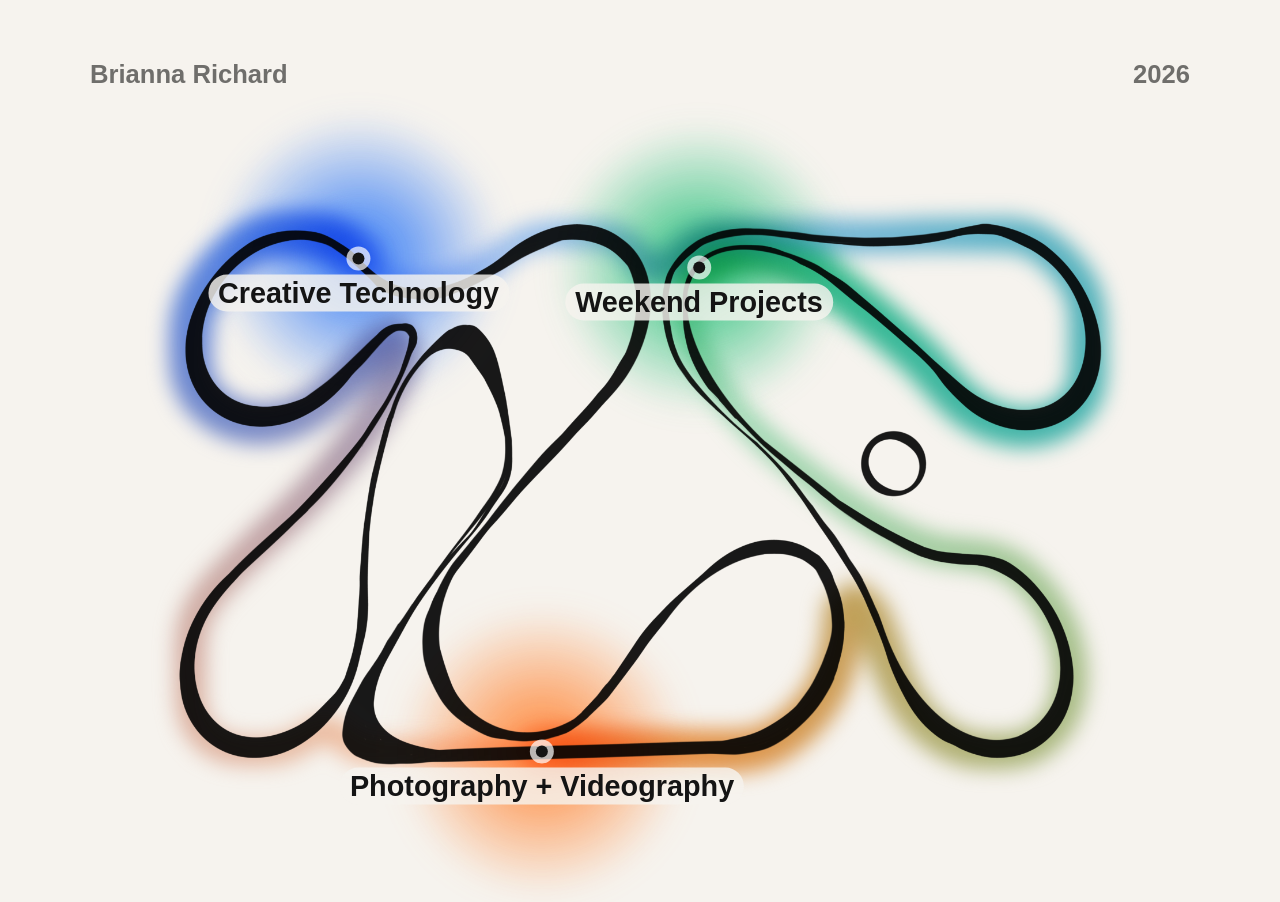
<file: index.html>
<!DOCTYPE html>
<html lang="en">
<head>
  <meta charset="UTF-8">
  <meta name="viewport" content="width=device-width, initial-scale=1.0">
  <title>Brianna Richard</title>
  <style>
    * { box-sizing: border-box; margin: 0; padding: 0; }

    :root {
      --bg: #f6f3ee;          /* page background (warm off-white) */
      --ink: #141414;         /* text color */
    }

    body {
      background: var(--bg);
      color: var(--ink);
      font-family: "Avenir Next", "Avenir", "Helvetica Neue", Arial, sans-serif;
      font-weight: 600;
      min-height: 100vh;
      padding: 0 70px;
      overflow-x: hidden;
    }

    /* ---------- Top bar ---------- */
    header {
      position: relative;
      z-index: 5;
      display: flex;
      justify-content: space-between;
      align-items: baseline;
      padding: 60px 20px 25px;
      font-size: 1.6rem;
    }
    header .year { color: rgba(0, 0, 0, 0.55); }
    header a {
      color: rgba(0, 0, 0, 0.55);
      text-decoration: none;
      transition: color 0.2s ease;
    }
    header a:hover { color: var(--ink); }

    /* ---------- The map ---------- */
    main {
      position: relative;
      height: calc(100vh - 140px);
      min-height: 560px;
      isolation: isolate;     /* keeps the color blending inside this area */
    }

    /* Logo in the background */
    .logo-bg {
      position: absolute;
      left: 50%;
      top: 50%;
      width: min(72vw, 1050px);
      transform: translate(-50%, -50%);
      opacity: 0.9;
      z-index: 0;
      pointer-events: none;
      user-select: none;
    }

    /* Colored light orbs that travel with each category */
    .orb {
      position: absolute;
      width: 300px;
      height: 300px;
      margin: -150px 0 0 -150px;
      border-radius: 50%;
      background: radial-gradient(circle, var(--c) 0%, var(--c) 18%, transparent 68%);
      filter: blur(14px);
      opacity: 0.8;
      mix-blend-mode: multiply;
      z-index: 1;
      pointer-events: none;
      transition: transform 0.4s ease, opacity 0.4s ease;
    }
    .orb.lit { transform: scale(1.25); opacity: 1; }

    /* the colored trails the orbs leave behind */
    #trails {
      position: absolute;
      inset: 0;
      width: 100%;
      height: 100%;
      z-index: 1;
      pointer-events: none;
      filter: blur(10px);
      mix-blend-mode: multiply;
    }

    .node {
      position: absolute;
      z-index: 3;
      transform: translate(-50%, -50%);
      display: flex;
      flex-direction: column;
      align-items: center;
      gap: 10px;
      color: var(--ink);
      text-decoration: none;
      font-size: 1.8rem;
      white-space: nowrap;
    }
    .node .dot {
      flex-shrink: 0;
      width: 12px;
      height: 12px;
      border-radius: 50%;
      background: var(--ink);
      box-shadow: 0 0 0 6px rgba(255, 255, 255, 0.7);
      transition: box-shadow 0.25s ease;
    }
    .node .label {
      display: inline-block;
      padding: 2px 10px;
      border-radius: 99px;
      background: rgba(246, 243, 238, 0.82);   /* soft backing so text reads over the logo */
      transition: transform 0.25s ease;        /* how fast it grows */
    }
    .node:hover .label,
    .node:focus-visible .label { transform: scale(1.2); }   /* how much it grows */
    .node:hover .dot,
    .node:focus-visible .dot { box-shadow: 0 0 0 10px rgba(255, 255, 255, 0.85); }

    /* ---------- Phones: simple stacked list ---------- */
    @media (max-width: 700px) {
      body { padding: 0 24px; }
      header { padding-top: 40px; font-size: 1.2rem; }
      main {
        height: auto;
        min-height: 0;
        display: flex;
        flex-direction: column;
        gap: 44px;
        padding: 60px 0 60px 8px;
        border-left: 1px solid rgba(0, 0, 0, 0.35);
        margin: 0 0 40px 6px;
      }
      .logo-bg { width: 140vw; opacity: 0.12; }
      #trails { display: none; }
      .orb { width: 160px; height: 160px; margin: -80px 0 0 -80px; }
      .node {
        position: relative;
        transform: none;
        flex-direction: row;
        gap: 16px;
        font-size: 1.4rem;
        margin-left: -15px;
      }
      .node .label { transform-origin: left center; }
    }
  </style>
</head>
<body>

  <header>
    <a href="/">Brianna Richard</a>
    <span class="year">2026</span>
  </header>

  <main id="map">
    <img class="logo-bg" src="/tlf-logo-outline.png" alt="" aria-hidden="true">
    <canvas id="trails" aria-hidden="true"></canvas>

    <!-- Each category: change href to change where it goes.
         data-color = the color of its light orb and trail.
         They travel around the outline of the logo in this order. -->
    <a class="node" href="/projects/" data-color="#3a7ff6">
      <span class="dot"></span><span class="label">Creative Technology</span>
    </a>
    <a class="node" href="https://briannarichard6.myportfolio.com/" data-color="#ff8a3d">
      <span class="dot"></span><span class="label">Photography + Videography</span>
    </a>
    <a class="node" href="/tlfstudiowebsite.html" data-color="#2ec27e">
      <span class="dot"></span><span class="label">Weekend Projects</span>
    </a>
    <!-- Music is hidden for now. To bring it back, remove the comment marks around it.
    <a class="node" href="/music/" data-color="#ff4fa3">
      <span class="dot"></span><span class="label">Music</span>
    </a>
    -->
  </main>

  <script>
    (function () {
      const map = document.getElementById('map');
      const logo = map.querySelector('.logo-bg');
      const canvas = document.getElementById('trails');
      const ctx = canvas.getContext('2d');
      const nodes = [...map.querySelectorAll('.node')];
      const reduceMotion = window.matchMedia('(prefers-reduced-motion: reduce)').matches;
      const stacked = () => window.matchMedia('(max-width: 700px)').matches;

      // The outline of the TLF logo, traced from the image (0–1 across / down the logo)
      const PATH = [[0.092,0.0243],[0.1089,0.0206],[0.1261,0.0205],[0.1432,0.0208],[0.1599,0.0262],[0.1754,0.0385],[0.1891,0.0559],[0.202,0.075],[0.2153,0.0934],[0.23,0.1083],[0.2463,0.1167],[0.2634,0.1189],[0.2803,0.1157],[0.2968,0.1081],[0.3127,0.0971],[0.3279,0.0837],[0.3423,0.0679],[0.3561,0.0508],[0.3703,0.0344],[0.3861,0.0237],[0.4031,0.0205],[0.4202,0.0205],[0.4373,0.0205],[0.4544,0.0205],[0.4712,0.0253],[0.4858,0.0402],[0.4972,0.0619],[0.5085,0.0837],[0.5246,0.0871],[0.5375,0.0684],[0.5496,0.0477],[0.5635,0.031],[0.5798,0.0222],[0.5968,0.0205],[0.6139,0.0205],[0.631,0.0205],[0.6481,0.0205],[0.6652,0.0205],[0.6823,0.0205],[0.6994,0.0213],[0.7165,0.0229],[0.7336,0.0239],[0.7507,0.0239],[0.7678,0.0239],[0.7849,0.0225],[0.802,0.021],[0.8191,0.0205],[0.8362,0.0205],[0.8533,0.0205],[0.8704,0.0205],[0.8875,0.0205],[0.9047,0.0207],[0.9214,0.0259],[0.9367,0.0389],[0.95,0.0572],[0.9619,0.0781],[0.9723,0.1013],[0.9806,0.1267],[0.9852,0.1548],[0.986,0.1839],[0.986,0.2131],[0.986,0.2423],[0.986,0.2715],[0.9849,0.3006],[0.9785,0.3275],[0.9671,0.349],[0.9527,0.3646],[0.9366,0.3745],[0.9197,0.3783],[0.9026,0.3761],[0.8861,0.3688],[0.8706,0.3567],[0.8563,0.3407],[0.8433,0.3217],[0.8316,0.3005],[0.8205,0.2782],[0.8091,0.2565],[0.7968,0.2362],[0.7839,0.2169],[0.771,0.1978],[0.758,0.1789],[0.7447,0.1605],[0.7314,0.1422],[0.718,0.124],[0.7046,0.106],[0.6905,0.0894],[0.6757,0.0748],[0.6601,0.0628],[0.6438,0.0537],[0.627,0.0482],[0.61,0.0467],[0.593,0.0502],[0.5774,0.0619],[0.5645,0.0808],[0.5551,0.1051],[0.5507,0.1332],[0.5509,0.1624],[0.5537,0.1911],[0.5589,0.2189],[0.5657,0.2457],[0.5736,0.2716],[0.5825,0.2965],[0.5923,0.3204],[0.6029,0.3432],[0.6143,0.365],[0.6263,0.3859],[0.6388,0.4058],[0.6518,0.4247],[0.6652,0.4428],[0.6787,0.4609],[0.6921,0.479],[0.7056,0.4969],[0.7195,0.514],[0.7337,0.5302],[0.7483,0.5453],[0.7632,0.5599],[0.7783,0.5735],[0.7936,0.5864],[0.8096,0.5969],[0.8261,0.6043],[0.8431,0.6082],[0.8601,0.6106],[0.8771,0.6144],[0.8933,0.6233],[0.9081,0.6378],[0.9211,0.6567],[0.9328,0.6781],[0.9428,0.7017],[0.9515,0.7268],[0.9586,0.7534],[0.9637,0.7812],[0.9668,0.8099],[0.9678,0.8391],[0.9661,0.8681],[0.9615,0.8962],[0.9538,0.9221],[0.9429,0.9446],[0.9296,0.9627],[0.9137,0.9733],[0.8967,0.9761],[0.8796,0.9761],[0.8625,0.9745],[0.846,0.9671],[0.8307,0.9542],[0.8168,0.9373],[0.8045,0.917],[0.7939,0.8941],[0.7851,0.8691],[0.7775,0.843],[0.771,0.816],[0.7652,0.7885],[0.7593,0.7611],[0.7529,0.734],[0.7448,0.7084],[0.7304,0.6956],[0.7206,0.7172],[0.7197,0.7462],[0.7182,0.7753],[0.7147,0.8039],[0.7099,0.8319],[0.703,0.8586],[0.6941,0.8835],[0.6835,0.9063],[0.6714,0.927],[0.6581,0.9454],[0.6436,0.9607],[0.6276,0.9709],[0.6107,0.9753],[0.5936,0.9761],[0.5765,0.9761],[0.5594,0.9761],[0.5423,0.9761],[0.5252,0.9761],[0.5081,0.9761],[0.4909,0.9761],[0.4738,0.9761],[0.4567,0.9761],[0.4396,0.9761],[0.4225,0.9761],[0.4054,0.9761],[0.3883,0.9761],[0.3712,0.9761],[0.3541,0.9761],[0.337,0.9761],[0.3199,0.9761],[0.3027,0.9761],[0.2856,0.9761],[0.2685,0.9761],[0.2514,0.9761],[0.2343,0.9761],[0.2172,0.9761],[0.2001,0.9756],[0.1846,0.9643],[0.1736,0.9421],[0.1587,0.9311],[0.1434,0.9434],[0.1294,0.9602],[0.1137,0.9716],[0.0968,0.9759],[0.0797,0.9761],[0.0626,0.9755],[0.046,0.9691],[0.0314,0.9541],[0.0198,0.9328],[0.0132,0.906],[0.012,0.8769],[0.012,0.8478],[0.012,0.8186],[0.012,0.7894],[0.0125,0.7602],[0.0162,0.7318],[0.0239,0.7057],[0.0339,0.6821],[0.0453,0.6603],[0.0573,0.6395],[0.0694,0.6188],[0.0817,0.5986],[0.0942,0.5787],[0.1069,0.5592],[0.1194,0.5393],[0.1318,0.519],[0.1435,0.4978],[0.1551,0.4763],[0.1664,0.4545],[0.1777,0.4325],[0.1886,0.41],[0.1989,0.3866],[0.2085,0.3625],[0.2178,0.338],[0.2265,0.3128],[0.2343,0.2869],[0.2408,0.2599],[0.2433,0.2315],[0.2327,0.2125],[0.2172,0.2237],[0.2053,0.2447],[0.1936,0.2659],[0.1822,0.2877],[0.1701,0.3083],[0.1573,0.3276],[0.1431,0.344],[0.1279,0.3573],[0.1118,0.3667],[0.0949,0.3711],[0.0778,0.3705],[0.0611,0.3647],[0.0456,0.3525],[0.032,0.3349],[0.0209,0.3127],[0.0141,0.2861],[0.012,0.2572],[0.012,0.228],[0.0121,0.1988],[0.0142,0.1698],[0.0198,0.1423],[0.0281,0.1169],[0.0381,0.0931],[0.0494,0.0714],[0.0621,0.0518],[0.0762,0.0353]];

      const LAP_SECONDS = 60;   // how long one trip around the logo takes
      const HEAD_GLOW = 150;    // size of the light around each category

      // one colored light orb per category
      const orbs = nodes.map(n => {
        const o = document.createElement('div');
        o.className = 'orb';
        o.style.setProperty('--c', n.dataset.color || '#3a7ff6');
        map.insertBefore(o, canvas);
        return o;
      });
      const rgb = hex => [1, 3, 5].map(i => parseInt(hex.slice(i, i + 2), 16));
      const colors = nodes.map(n => rgb(n.dataset.color || '#3a7ff6'));

      // Path geometry in page pixels
      let pts = [], cum = [], total = 1;
      function layout() {
        const dpr = window.devicePixelRatio || 1;
        canvas.width = map.clientWidth * dpr;
        canvas.height = map.clientHeight * dpr;
        ctx.setTransform(dpr, 0, 0, dpr, 0, 0);
        const box = map.getBoundingClientRect(), r = logo.getBoundingClientRect();
        pts = PATH.map(([x, y]) => [r.left - box.left + x * r.width, r.top - box.top + y * r.height]);
        cum = [0];
        for (let i = 1; i <= pts.length; i++) {
          const a = pts[i - 1], b = pts[i % pts.length];
          cum.push(cum[i - 1] + Math.hypot(b[0] - a[0], b[1] - a[1]));
        }
        total = cum[cum.length - 1];
      }
      // point at fraction u (0–1) of the way around
      function at(u) {
        u = ((u % 1) + 1) % 1;
        const d = u * total;
        let i = 1; while (cum[i] < d) i++;
        const a = pts[i - 1], b = pts[i % pts.length], t = (d - cum[i - 1]) / (cum[i] - cum[i - 1] || 1);
        return [a[0] + (b[0] - a[0]) * t, a[1] + (b[1] - a[1]) * t];
      }

      // Pause the whole procession while a category is hovered
      let paused = false, clock = 0, last = null;
      nodes.forEach((n, i) => {
        const on = v => { paused = v; orbs[i].classList.toggle('lit', v); };
        n.addEventListener('mouseenter', () => on(true));
        n.addEventListener('mouseleave', () => on(false));
        n.addEventListener('focus', () => on(true));
        n.addEventListener('blur', () => on(false));
      });

      function frame(now) {
        if (last === null) last = now;
        if (!paused && !reduceMotion) clock += (now - last) / 1000;
        last = now;

        if (stacked()) {
          const box = map.getBoundingClientRect();
          nodes.forEach((n, i) => {
            n.style.left = ''; n.style.top = '';
            const dot = n.querySelector('.dot').getBoundingClientRect();
            orbs[i].style.left = (dot.left + dot.width / 2 - box.left) + 'px';
            orbs[i].style.top = (dot.top + dot.height / 2 - box.top) + 'px';
          });
        } else {
          const k = nodes.length, base = clock / LAP_SECONDS;
          const heads = nodes.map((_, i) => base - i / k);   // evenly spaced, one after another

          // trails: each color fades back along the outline and blends into the color behind it
          ctx.clearRect(0, 0, canvas.width, canvas.height);
          ctx.lineCap = 'round';
          const steps = 70;
          heads.forEach((h, i) => {
            const c1 = colors[i], c2 = colors[(i + 1) % k];
            let p = at(h);
            for (let s = 1; s <= steps; s++) {
              const f = s / steps, q = at(h - f / k);
              const c = c1.map((v, j) => Math.round(v + (c2[j] - v) * f));
              const alpha = 0.22 + 0.55 * Math.pow(1 - f, 1.4);
              ctx.strokeStyle = `rgba(${c[0]},${c[1]},${c[2]},${alpha})`;
              ctx.lineWidth = 48 - 22 * f;
              ctx.beginPath(); ctx.moveTo(p[0], p[1]); ctx.lineTo(q[0], q[1]); ctx.stroke();
              p = q;
            }
          });

          // move each category (and its glow) to its spot on the outline
          heads.forEach((h, i) => {
            const [x, y] = at(h);
            const n = nodes[i];
            n.style.left = x + 'px';
            n.style.top = (y + n.offsetHeight / 2 - 6) + 'px';   // dot sits on the line
            orbs[i].style.left = x + 'px';
            orbs[i].style.top = y + 'px';
            // keep the label on screen near the edges
            const lab = n.querySelector('.label'), half = lab.offsetWidth / 2, pad = 8;
            const shift = Math.max(pad + half - x, Math.min(0, map.clientWidth - pad - half - x));
            lab.style.translate = shift + 'px 0';
          });
        }
        requestAnimationFrame(frame);
      }

      const start = () => { layout(); requestAnimationFrame(frame); };
      window.addEventListener('resize', layout);
      if (logo.complete) start(); else logo.addEventListener('load', start);
    })();
  </script>

</body>
</html>
</file>
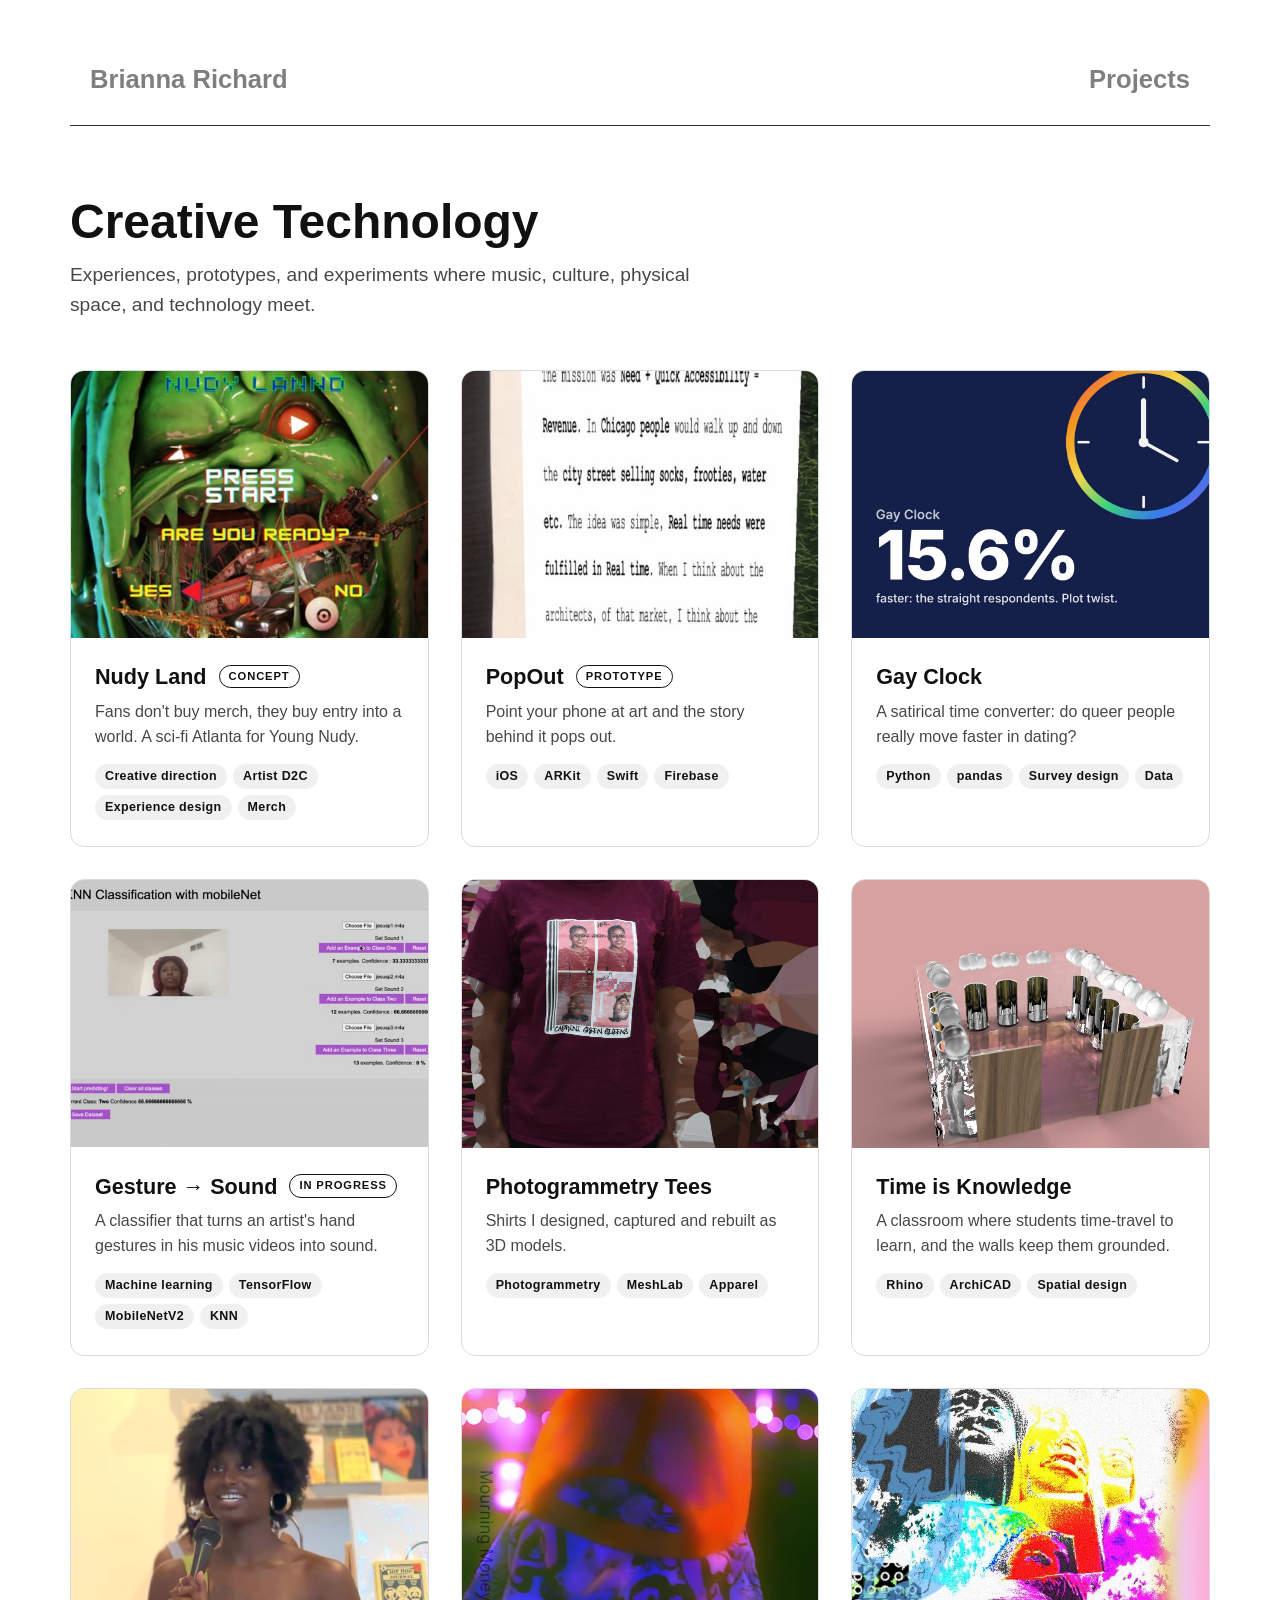
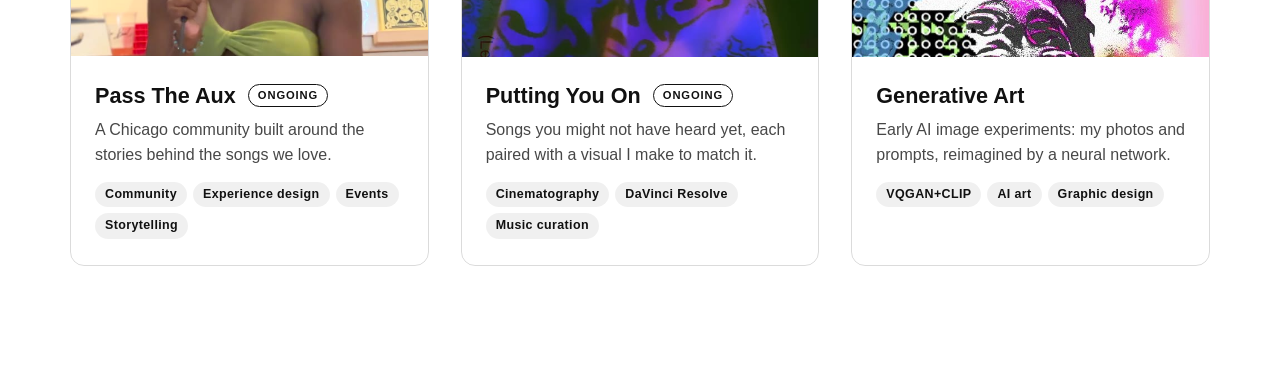
<file: projects/index.html>
<!DOCTYPE html>
<html lang="en">
<head>
  <meta charset="UTF-8">
  <meta name="viewport" content="width=device-width, initial-scale=1.0">
  <title>Projects · Brianna Richard</title>
  <link rel="stylesheet" href="style.css?v=3">
</head>
<body>
  <header class="topbar">
    <a href="/">Brianna Richard</a>
    <a href="/projects/">Projects</a>
  </header>

  <main class="wrap">
    <h1>Creative Technology</h1>
    <p class="intro">Experiences, prototypes, and experiments where music, culture, physical space, and technology meet.</p>
    <section class="grid">
    <a class="card" href="young-nudy/">
      <div class="media"><video src="img/yn-loop.mp4" poster="img/yn-loop-poster.jpg" autoplay muted loop playsinline></video></div>
      <div class="body">
        <h2>Nudy Land <span class="label">Concept</span></h2>
        <p>Fans don&#x27;t buy merch, they buy entry into a world. A sci-fi Atlanta for Young Nudy.</p>
        <ul class="tags"><li>Creative direction</li><li>Artist D2C</li><li>Experience design</li><li>Merch</li></ul>
      </div>
    </a>
    <a class="card" href="popout/">
      <div class="media"><video src="img/popout-loop.mp4" poster="img/popout-poster.jpg" autoplay muted loop playsinline></video></div>
      <div class="body">
        <h2>PopOut <span class="label">Prototype</span></h2>
        <p>Point your phone at art and the story behind it pops out.</p>
        <ul class="tags"><li>iOS</li><li>ARKit</li><li>Swift</li><li>Firebase</li></ul>
      </div>
    </a>
    <a class="card" href="gay-clock/">
      <div class="media"><img src="img/gayclock-card.jpg" alt="" loading="lazy"></div>
      <div class="body">
        <h2>Gay Clock </h2>
        <p>A satirical time converter: do queer people really move faster in dating?</p>
        <ul class="tags"><li>Python</li><li>pandas</li><li>Survey design</li><li>Data</li></ul>
      </div>
    </a>
    <a class="card" href="gesture-sound/">
      <div class="media"><video src="img/gesture-loop.mp4" poster="img/gesture-loop-poster.jpg" autoplay muted loop playsinline></video></div>
      <div class="body">
        <h2>Gesture → Sound <span class="label">In progress</span></h2>
        <p>A classifier that turns an artist&#x27;s hand gestures in his music videos into sound.</p>
        <ul class="tags"><li>Machine learning</li><li>TensorFlow</li><li>MobileNetV2</li><li>KNN</li></ul>
      </div>
    </a>
    <a class="card" href="photogrammetry/">
      <div class="media"><img src="img/photogrammetry-texture.jpg" alt="" loading="lazy"></div>
      <div class="body">
        <h2>Photogrammetry Tees </h2>
        <p>Shirts I designed, captured and rebuilt as 3D models.</p>
        <ul class="tags"><li>Photogrammetry</li><li>MeshLab</li><li>Apparel</li></ul>
      </div>
    </a>
    <a class="card" href="spatial-design/">
      <div class="media"><img src="img/spatial-render-angle.jpg" alt="" loading="lazy"></div>
      <div class="body">
        <h2>Time is Knowledge </h2>
        <p>A classroom where students time-travel to learn, and the walls keep them grounded.</p>
        <ul class="tags"><li>Rhino</li><li>ArchiCAD</li><li>Spatial design</li></ul>
      </div>
    </a>
    <a class="card" href="pass-the-aux/">
      <div class="media"><video src="img/pta-loop.mp4" poster="img/pta-loop-poster.jpg" autoplay muted loop playsinline></video></div>
      <div class="body">
        <h2>Pass The Aux <span class="label">Ongoing</span></h2>
        <p>A Chicago community built around the stories behind the songs we love.</p>
        <ul class="tags"><li>Community</li><li>Experience design</li><li>Events</li><li>Storytelling</li></ul>
      </div>
    </a>
    <a class="card" href="putting-you-on/">
      <div class="media"><video src="img/pyo-loop.mp4" poster="img/pyo-loop-poster.jpg" autoplay muted loop playsinline></video></div>
      <div class="body">
        <h2>Putting You On <span class="label">Ongoing</span></h2>
        <p>Songs you might not have heard yet, each paired with a visual I make to match it.</p>
        <ul class="tags"><li>Cinematography</li><li>DaVinci Resolve</li><li>Music curation</li></ul>
      </div>
    </a>
    <a class="card" href="generative-art/">
      <div class="media"><img src="img/gen-faces-graphic.jpg" alt="" loading="lazy"></div>
      <div class="body">
        <h2>Generative Art </h2>
        <p>Early AI image experiments: my photos and prompts, reimagined by a neural network.</p>
        <ul class="tags"><li>VQGAN+CLIP</li><li>AI art</li><li>Graphic design</li></ul>
      </div>
    </a>
    </section>
  </main>
</body>
</html>
</file>
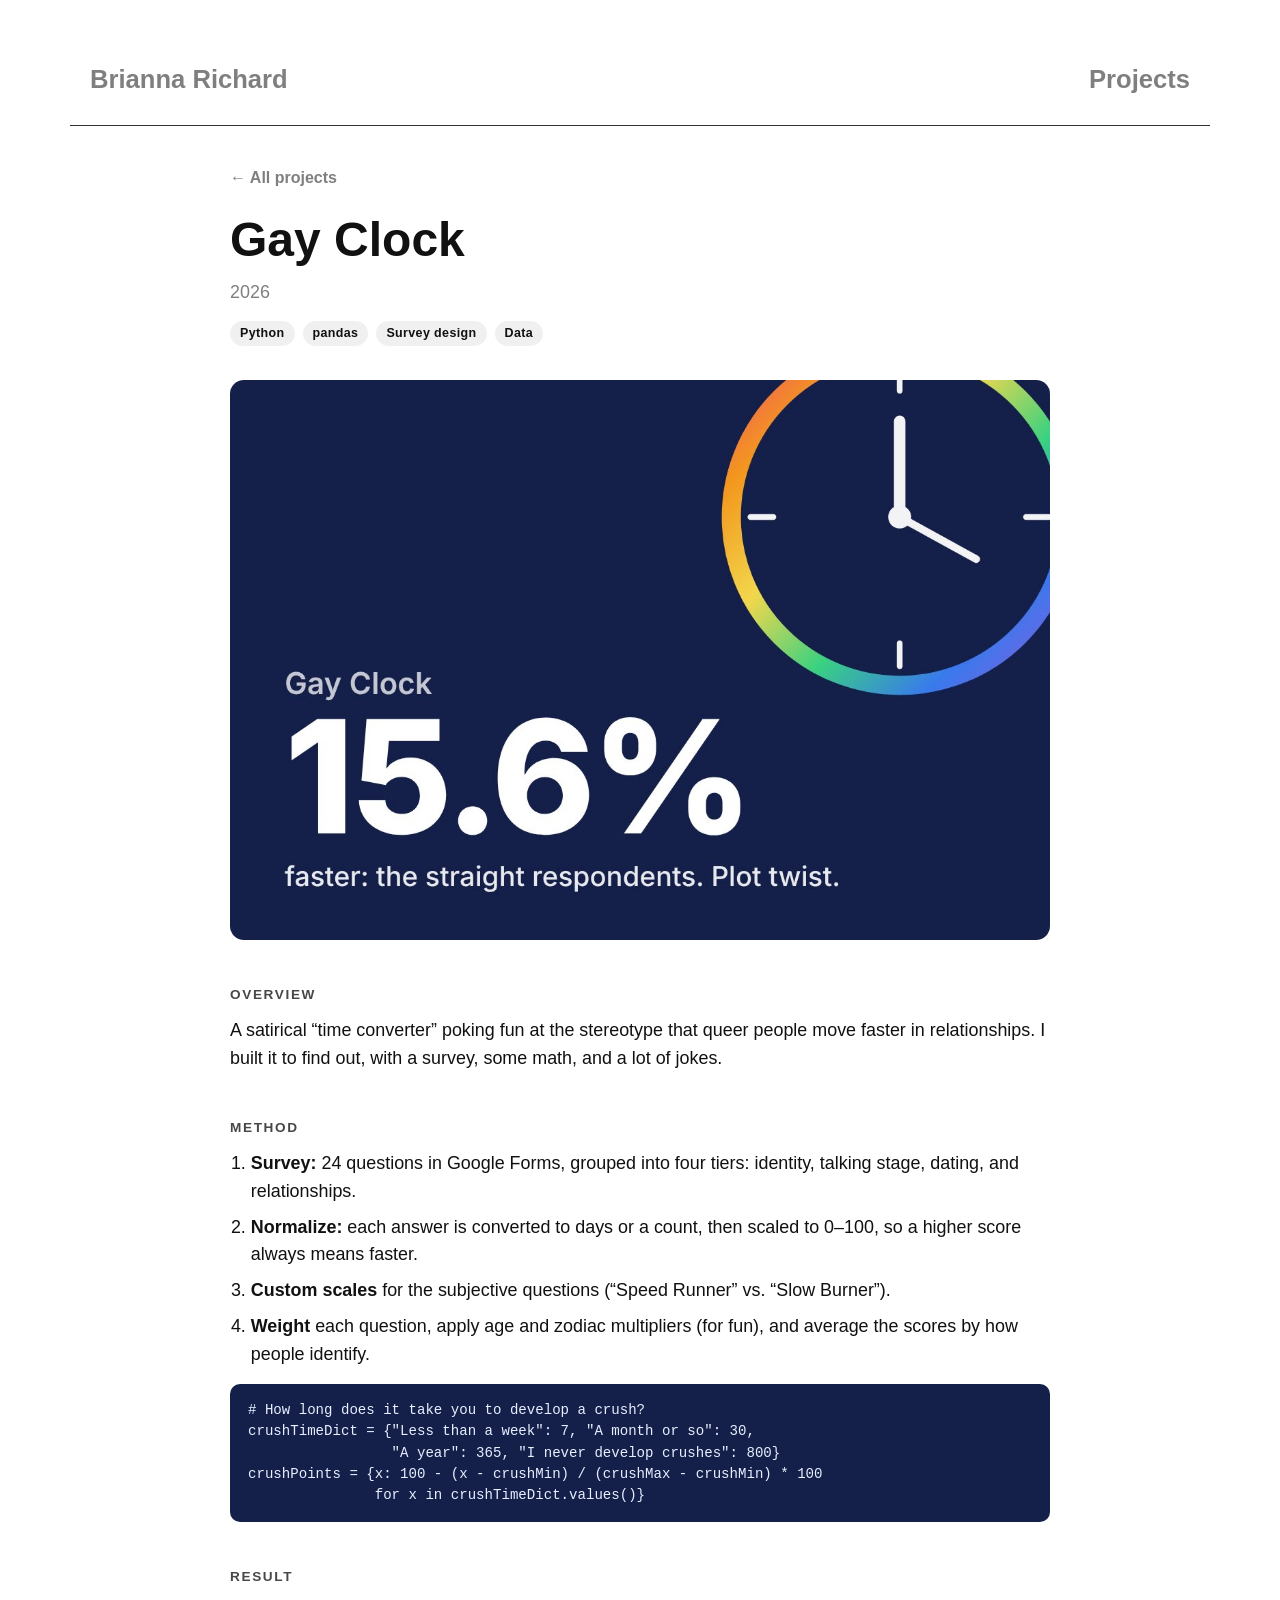
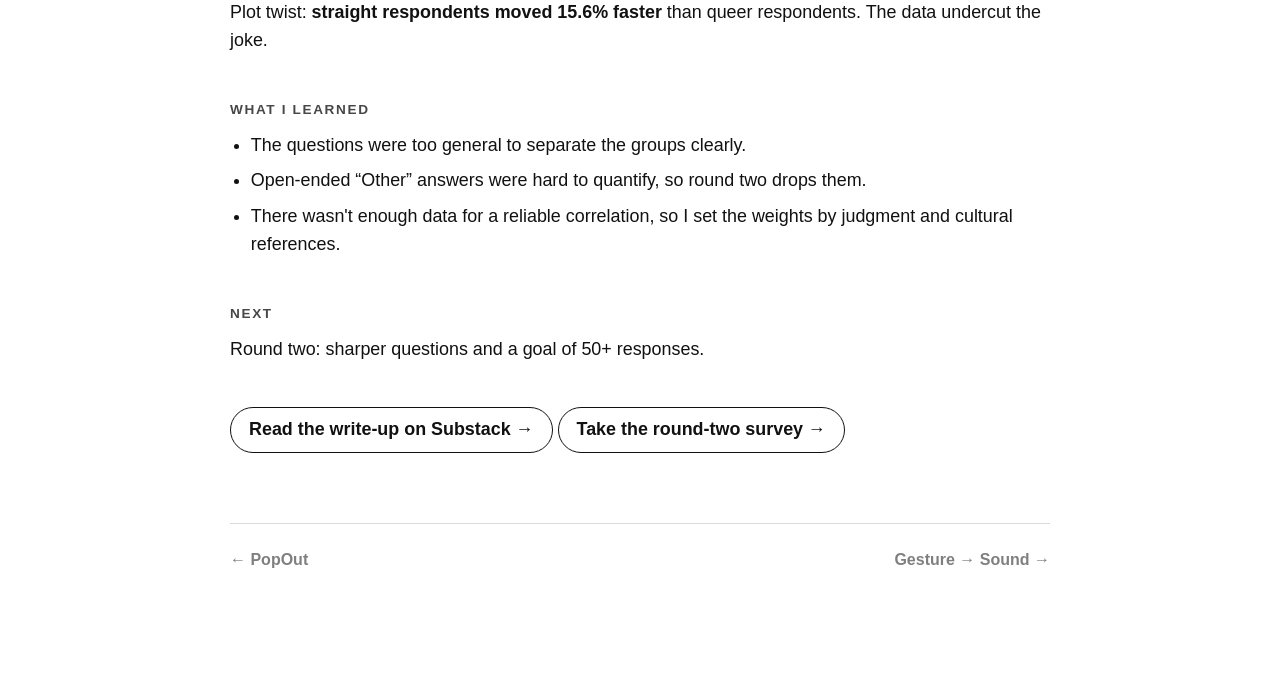
<file: projects/gay-clock/index.html>
<!DOCTYPE html>
<html lang="en">
<head>
  <meta charset="UTF-8">
  <meta name="viewport" content="width=device-width, initial-scale=1.0">
  <title>Gay Clock · Brianna Richard</title>
  <link rel="stylesheet" href="../style.css?v=3">
</head>
<body>
  <header class="topbar">
    <a href="/">Brianna Richard</a>
    <a href="/projects/">Projects</a>
  </header>

  <main class="wrap detail">
    <a class="back" href="../">← All projects</a>
    <h1>Gay Clock </h1>
    
    <p class="meta">2026</p>
    <ul class="tags"><li>Python</li><li>pandas</li><li>Survey design</li><li>Data</li></ul>
    <div class="hero"><img src="../img/gayclock-card.jpg" alt=""></div>
    <section><h2>Overview</h2>
      <p>A satirical “time converter” poking fun at the stereotype that queer people move faster in relationships. I built it to find out, with a survey, some math, and a lot of jokes.</p>
    </section>
    <section><h2>Method</h2>
      <ol><li><strong>Survey:</strong> 24 questions in Google Forms, grouped into four tiers: identity, talking stage, dating, and relationships.</li><li><strong>Normalize:</strong> each answer is converted to days or a count, then scaled to 0–100, so a higher score always means faster.</li><li><strong>Custom scales</strong> for the subjective questions (“Speed Runner” vs. “Slow Burner”).</li><li><strong>Weight</strong> each question, apply age and zodiac multipliers (for fun), and average the scores by how people identify.</li></ol><pre><code># How long does it take you to develop a crush?
crushTimeDict = {"Less than a week": 7, "A month or so": 30,
                 "A year": 365, "I never develop crushes": 800}
crushPoints = {x: 100 - (x - crushMin) / (crushMax - crushMin) * 100
               for x in crushTimeDict.values()}</code></pre>
    </section>
    <section><h2>Result</h2>
      <p>Plot twist: <strong>straight respondents moved 15.6% faster</strong> than queer respondents. The data undercut the joke.</p>
    </section>
    <section><h2>What I learned</h2>
      <ul><li>The questions were too general to separate the groups clearly.</li><li>Open-ended “Other” answers were hard to quantify, so round two drops them.</li><li>There wasn't enough data for a reliable correlation, so I set the weights by judgment and cultural references.</li></ul>
    </section>
    <section><h2>Next</h2>
      <p>Round two: sharper questions and a goal of 50+ responses.</p>
    </section>

    <p class="links"><a class="btn" href="https://brianna803807.substack.com/p/gay-clock-or-thot-watch">Read the write-up on Substack →</a> <a class="btn" href="https://docs.google.com/forms/d/e/1FAIpQLSc6LT4XgkPa2bvFcJVn74tVxxGVMsi4C5ErgRQhL-o2Ell3fg/viewform">Take the round-two survey →</a></p>
    <nav class="pager">
      <a href="../popout/">← PopOut</a>
      <a href="../gesture-sound/">Gesture → Sound →</a>
    </nav>
  </main>
</body>
</html>
</file>
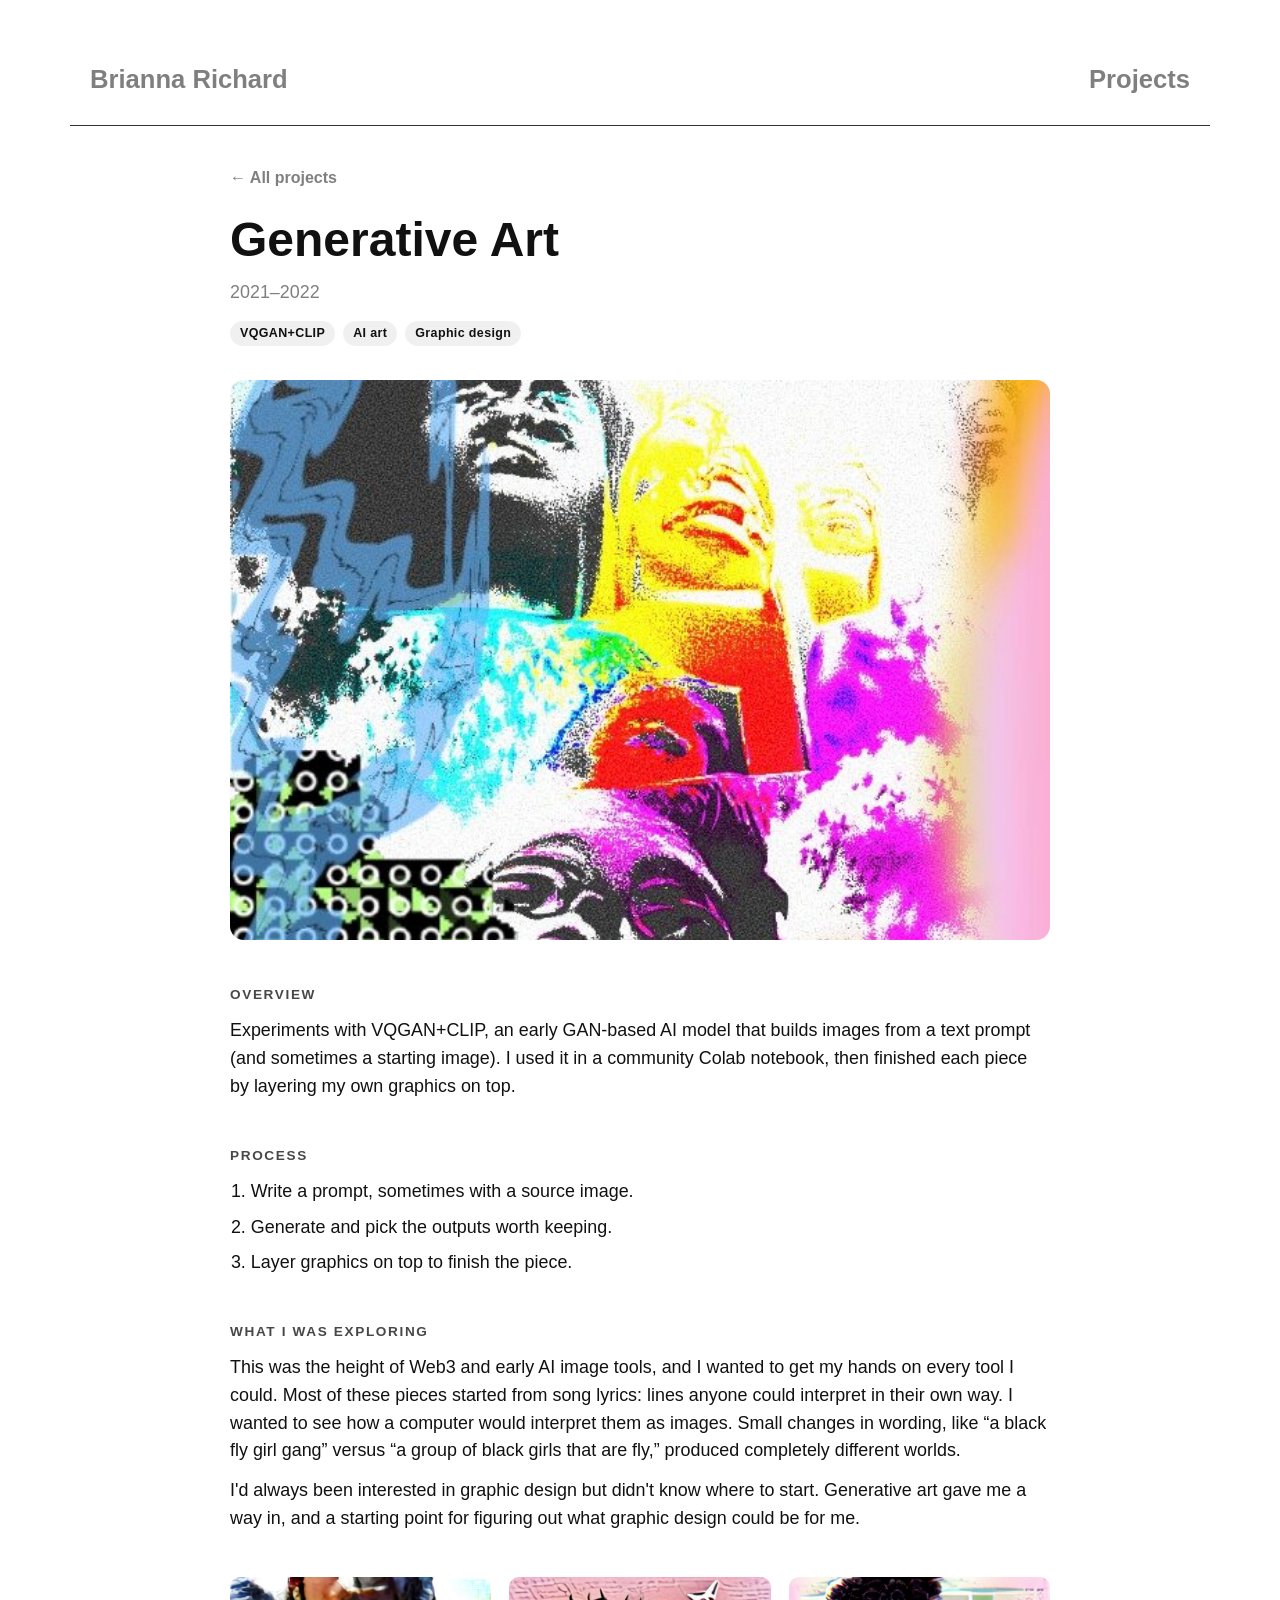
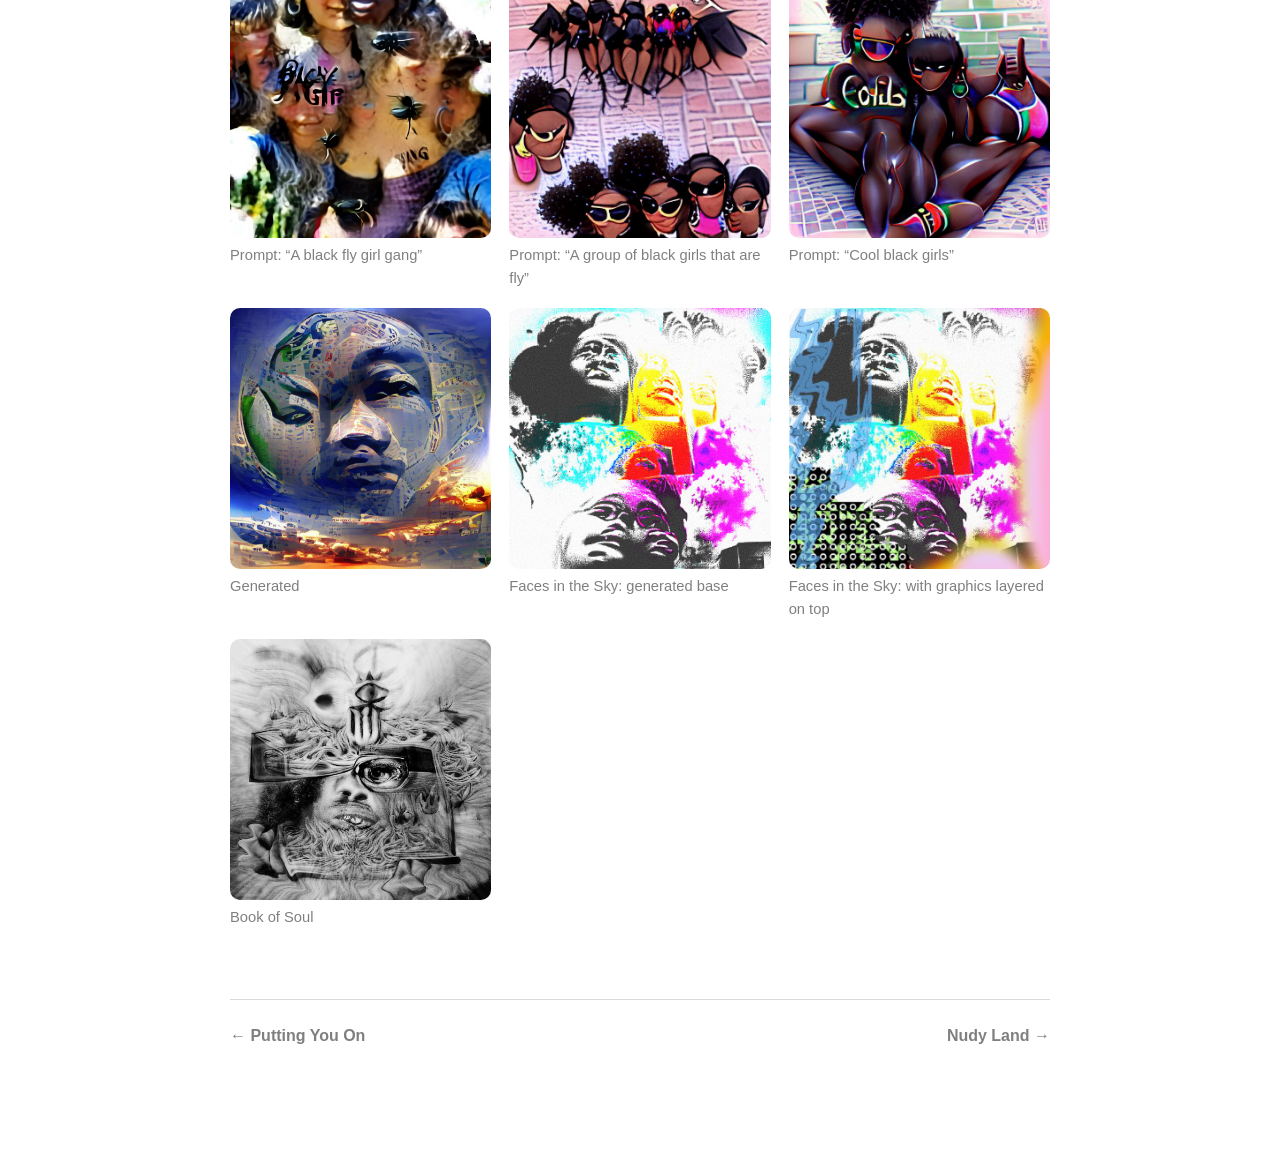
<file: projects/generative-art/index.html>
<!DOCTYPE html>
<html lang="en">
<head>
  <meta charset="UTF-8">
  <meta name="viewport" content="width=device-width, initial-scale=1.0">
  <title>Generative Art · Brianna Richard</title>
  <link rel="stylesheet" href="../style.css?v=3">
</head>
<body>
  <header class="topbar">
    <a href="/">Brianna Richard</a>
    <a href="/projects/">Projects</a>
  </header>

  <main class="wrap detail">
    <a class="back" href="../">← All projects</a>
    <h1>Generative Art </h1>
    
    <p class="meta">2021–2022</p>
    <ul class="tags"><li>VQGAN+CLIP</li><li>AI art</li><li>Graphic design</li></ul>
    <div class="hero"><img src="../img/gen-faces-graphic.jpg" alt=""></div>
    <section><h2>Overview</h2>
      <p>Experiments with VQGAN+CLIP, an early GAN-based AI model that builds images from a text prompt (and sometimes a starting image). I used it in a community Colab notebook, then finished each piece by layering my own graphics on top.</p>
    </section>
    <section><h2>Process</h2>
      <ol><li>Write a prompt, sometimes with a source image.</li><li>Generate and pick the outputs worth keeping.</li><li>Layer graphics on top to finish the piece.</li></ol>
    </section>
    <section><h2>What I was exploring</h2>
      <p>This was the height of Web3 and early AI image tools, and I wanted to get my hands on every tool I could. Most of these pieces started from song lyrics: lines anyone could interpret in their own way. I wanted to see how a computer would interpret them as images. Small changes in wording, like “a black fly girl gang” versus “a group of black girls that are fly,” produced completely different worlds.</p><p>I'd always been interested in graphic design but didn't know where to start. Generative art gave me a way in, and a starting point for figuring out what graphic design could be for me.</p>
    </section>
    <section class="gallery">
      <figure><img src="../img/gen-fly-girl-gang.jpg" alt="Prompt: “A black fly girl gang”" loading="lazy"><figcaption>Prompt: “A black fly girl gang”</figcaption></figure>
      <figure><img src="../img/gen-group-fly.jpg" alt="Prompt: “A group of black girls that are fly”" loading="lazy"><figcaption>Prompt: “A group of black girls that are fly”</figcaption></figure>
      <figure><img src="../img/gen-cool-girls.jpg" alt="Prompt: “Cool black girls”" loading="lazy"><figcaption>Prompt: “Cool black girls”</figcaption></figure>
      <figure><img src="../img/gen-city-face.jpg" alt="Generated" loading="lazy"><figcaption>Generated</figcaption></figure>
      <figure><img src="../img/gen-faces-in-the-sky.jpg" alt="Faces in the Sky: generated base" loading="lazy"><figcaption>Faces in the Sky: generated base</figcaption></figure>
      <figure><img src="../img/gen-faces-graphic.jpg" alt="Faces in the Sky: with graphics layered on top" loading="lazy"><figcaption>Faces in the Sky: with graphics layered on top</figcaption></figure>
      <figure><img src="../img/gen-book-of-soul.jpg" alt="Book of Soul" loading="lazy"><figcaption>Book of Soul</figcaption></figure>
    </section>

    <nav class="pager">
      <a href="../putting-you-on/">← Putting You On</a>
      <a href="../young-nudy/">Nudy Land →</a>
    </nav>
  </main>
</body>
</html>
</file>
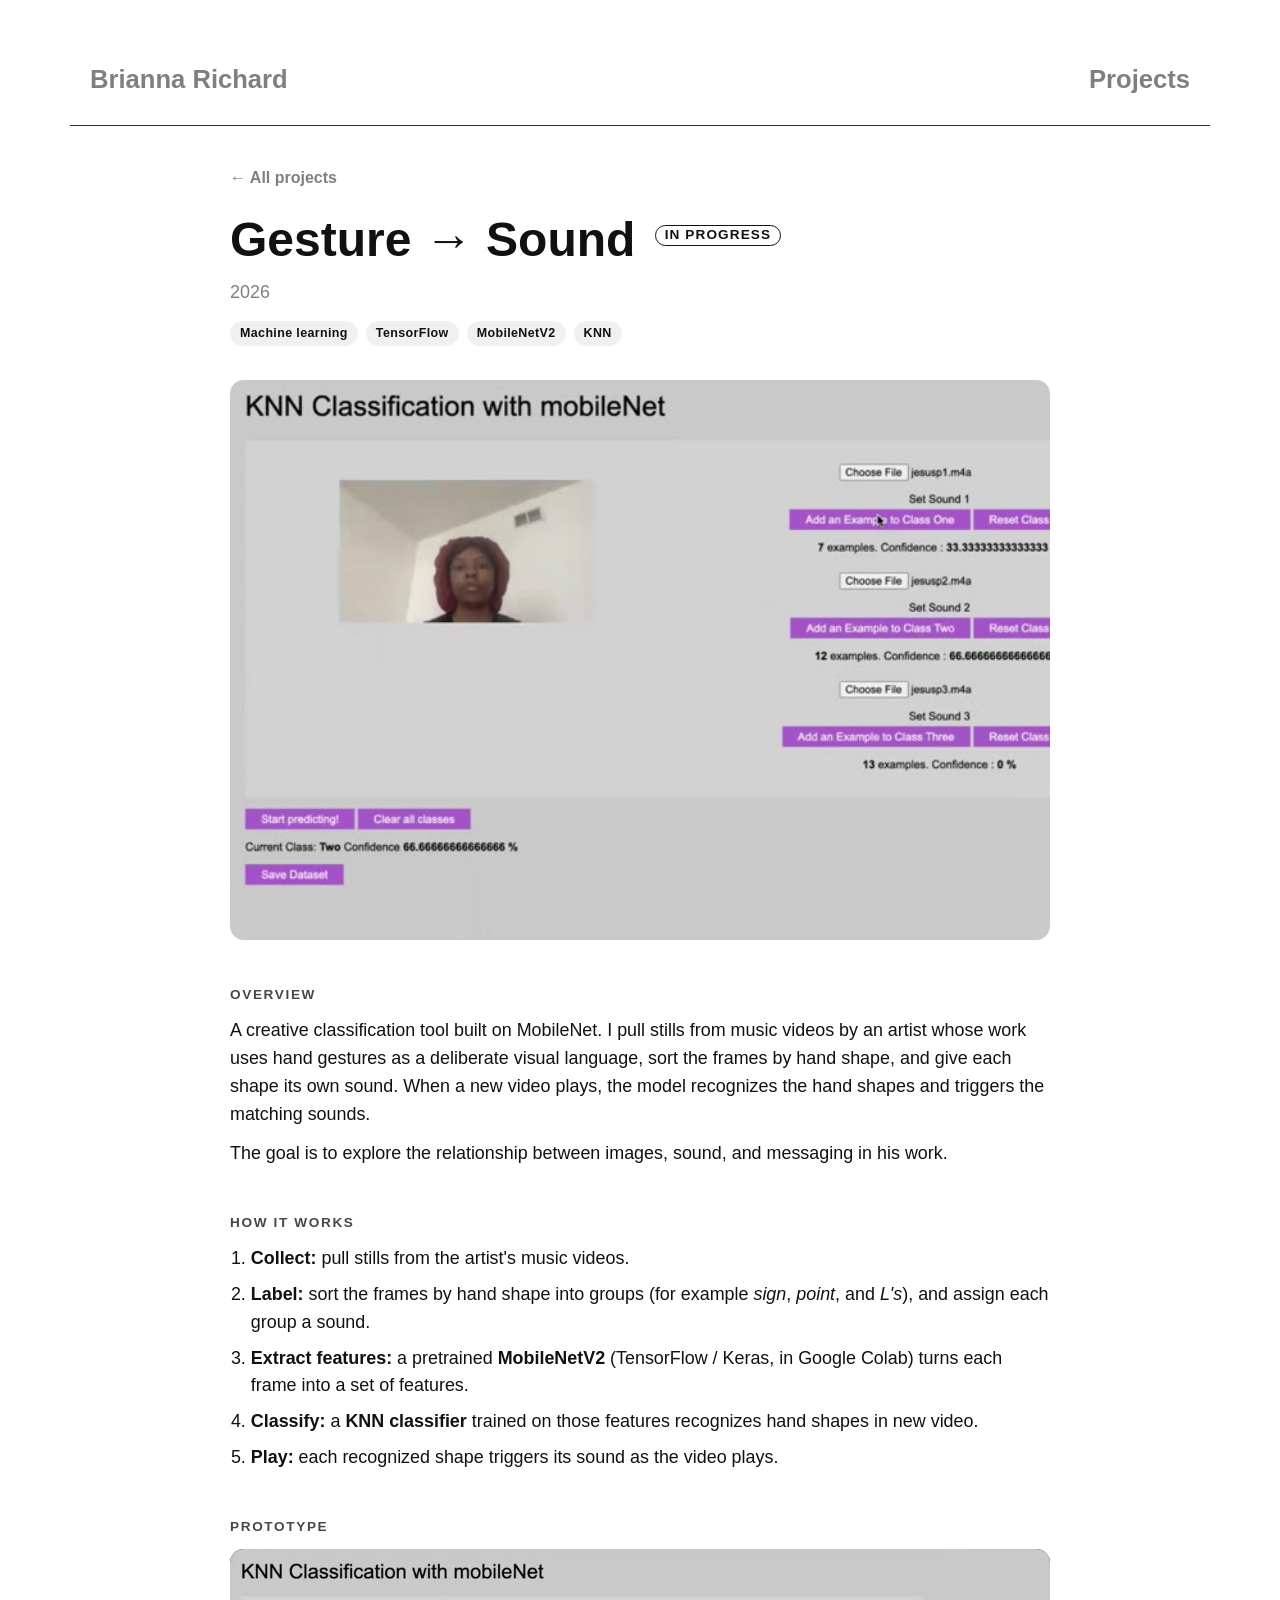
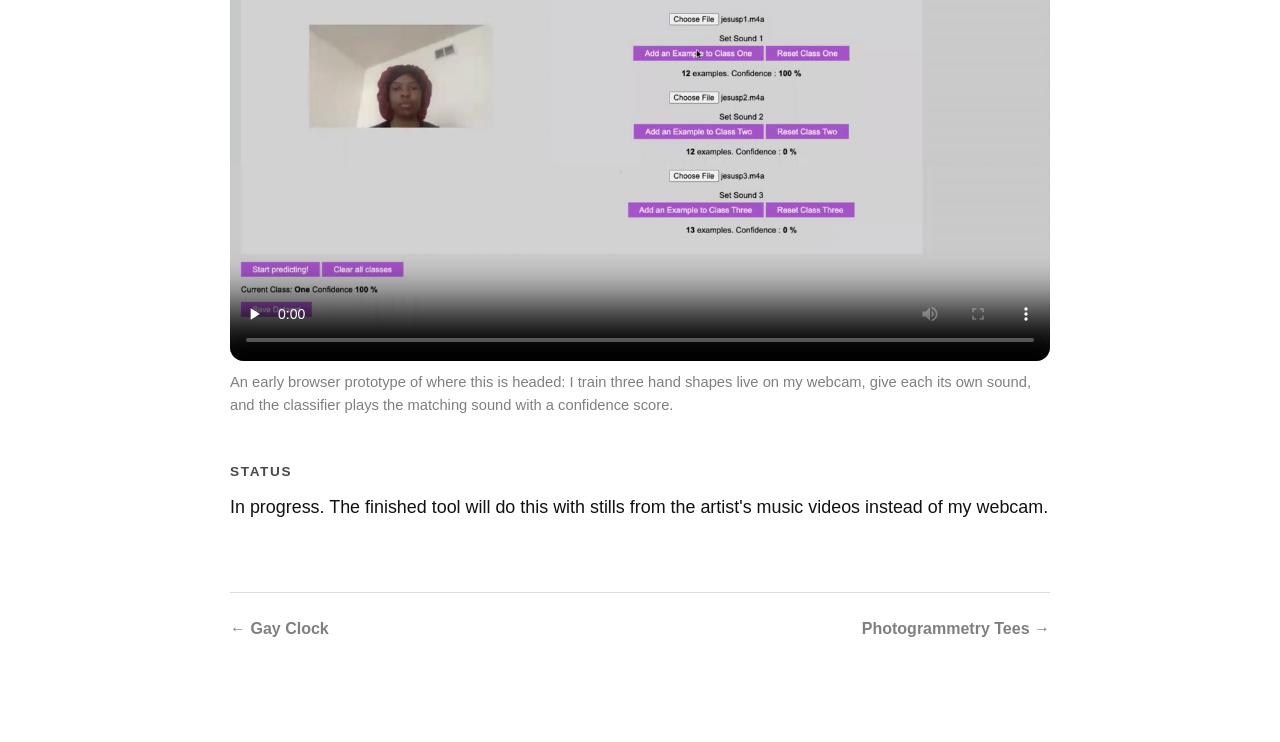
<file: projects/gesture-sound/index.html>
<!DOCTYPE html>
<html lang="en">
<head>
  <meta charset="UTF-8">
  <meta name="viewport" content="width=device-width, initial-scale=1.0">
  <title>Gesture → Sound · Brianna Richard</title>
  <link rel="stylesheet" href="../style.css?v=3">
</head>
<body>
  <header class="topbar">
    <a href="/">Brianna Richard</a>
    <a href="/projects/">Projects</a>
  </header>

  <main class="wrap detail">
    <a class="back" href="../">← All projects</a>
    <h1>Gesture → Sound <span class="label">In progress</span></h1>
    
    <p class="meta">2026</p>
    <ul class="tags"><li>Machine learning</li><li>TensorFlow</li><li>MobileNetV2</li><li>KNN</li></ul>
    <div class="hero"><video src="../img/gesture-loop.mp4" poster="../img/gesture-loop-poster.jpg" autoplay muted loop playsinline></video></div>
    <section><h2>Overview</h2>
      <p>A creative classification tool built on MobileNet. I pull stills from music videos by an artist whose work uses hand gestures as a deliberate visual language, sort the frames by hand shape, and give each shape its own sound. When a new video plays, the model recognizes the hand shapes and triggers the matching sounds.</p><p>The goal is to explore the relationship between images, sound, and messaging in his work.</p>
    </section>
    <section><h2>How it works</h2>
      <ol><li><strong>Collect:</strong> pull stills from the artist's music videos.</li><li><strong>Label:</strong> sort the frames by hand shape into groups (for example <em>sign</em>, <em>point</em>, and <em>L's</em>), and assign each group a sound.</li><li><strong>Extract features:</strong> a pretrained <strong>MobileNetV2</strong> (TensorFlow / Keras, in Google Colab) turns each frame into a set of features.</li><li><strong>Classify:</strong> a <strong>KNN classifier</strong> trained on those features recognizes hand shapes in new video.</li><li><strong>Play:</strong> each recognized shape triggers its sound as the video plays.</li></ol>
    </section>
    <section><h2>Prototype</h2>
      <video class="demo wide" src="../img/gesture-prototype.mp4" poster="../img/gesture-prototype.jpg" controls playsinline preload="none"></video><p class="caption">An early browser prototype of where this is headed: I train three hand shapes live on my webcam, give each its own sound, and the classifier plays the matching sound with a confidence score.</p>
    </section>
    <section><h2>Status</h2>
      <p>In progress. The finished tool will do this with stills from the artist's music videos instead of my webcam.</p>
    </section>


    <nav class="pager">
      <a href="../gay-clock/">← Gay Clock</a>
      <a href="../photogrammetry/">Photogrammetry Tees →</a>
    </nav>
  </main>
</body>
</html>
</file>
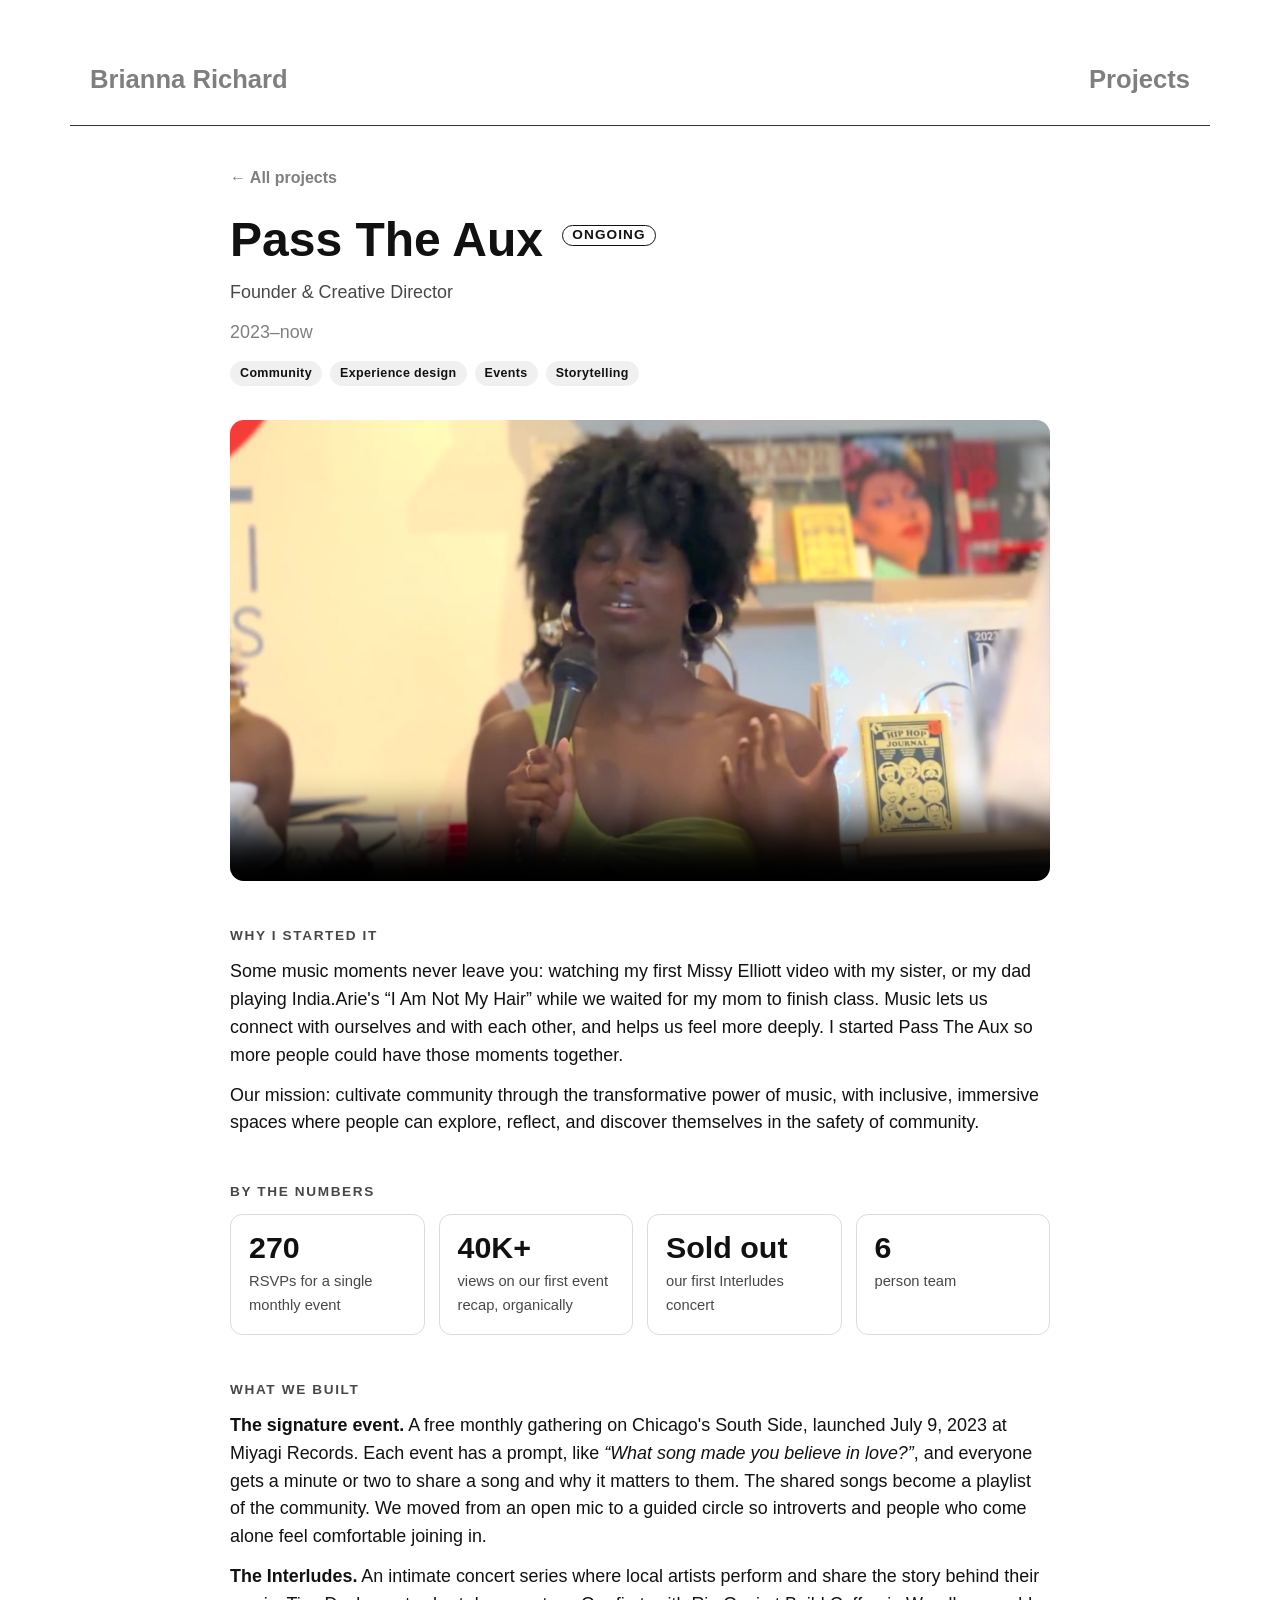
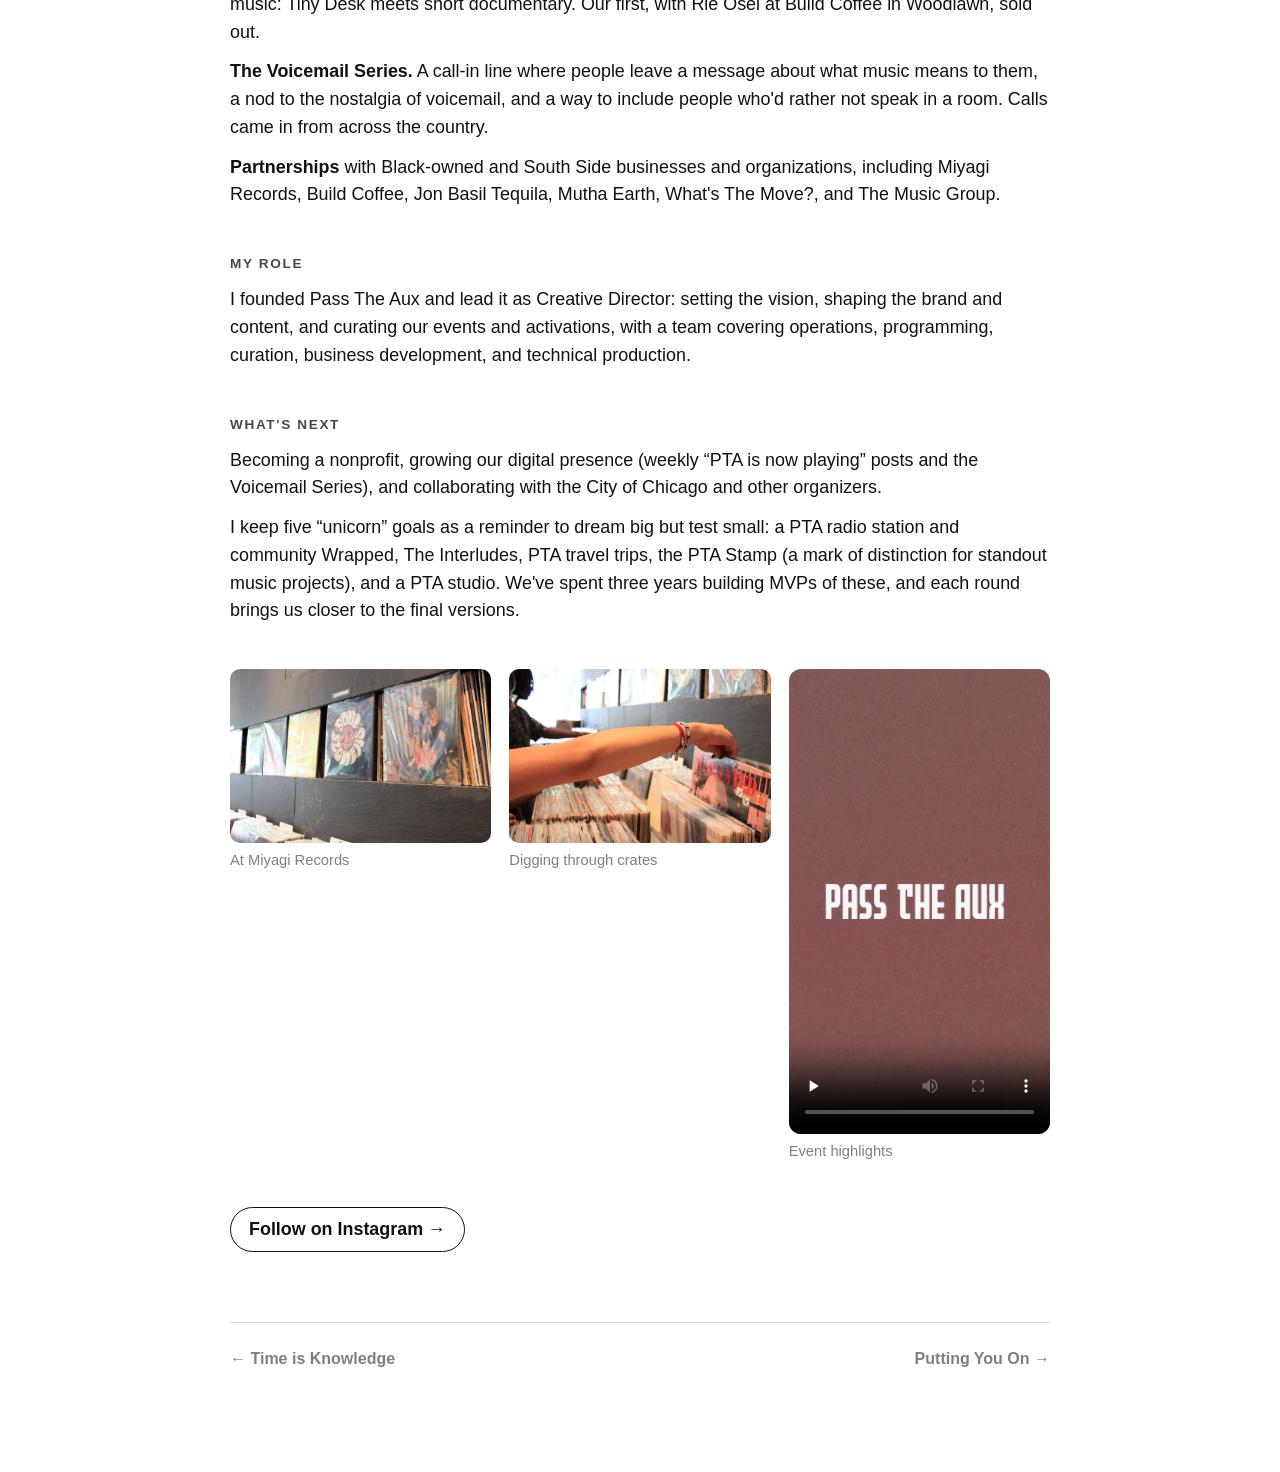
<file: projects/pass-the-aux/index.html>
<!DOCTYPE html>
<html lang="en">
<head>
  <meta charset="UTF-8">
  <meta name="viewport" content="width=device-width, initial-scale=1.0">
  <title>Pass The Aux · Brianna Richard</title>
  <link rel="stylesheet" href="../style.css?v=3">
</head>
<body>
  <header class="topbar">
    <a href="/">Brianna Richard</a>
    <a href="/projects/">Projects</a>
  </header>

  <main class="wrap detail">
    <a class="back" href="../">← All projects</a>
    <h1>Pass The Aux <span class="label">Ongoing</span></h1>
    <p class="subtitle">Founder &amp; Creative Director</p>
    <p class="meta">2023–now</p>
    <ul class="tags"><li>Community</li><li>Experience design</li><li>Events</li><li>Storytelling</li></ul>
    <div class="hero"><video src="../img/pta-recap.mp4" poster="../img/pta-recap.jpg" controls playsinline preload="none"></video></div>
    <section><h2>Why I started it</h2>
      <p>Some music moments never leave you: watching my first Missy Elliott video with my sister, or my dad playing India.Arie's “I Am Not My Hair” while we waited for my mom to finish class. Music lets us connect with ourselves and with each other, and helps us feel more deeply. I started Pass The Aux so more people could have those moments together.</p><p>Our mission: cultivate community through the transformative power of music, with inclusive, immersive spaces where people can explore, reflect, and discover themselves in the safety of community.</p>
    </section>
    <section><h2>By the numbers</h2>
      <div class="stats"><div><strong>270</strong><span>RSVPs for a single monthly event</span></div><div><strong>40K+</strong><span>views on our first event recap, organically</span></div><div><strong>Sold out</strong><span>our first Interludes concert</span></div><div><strong>6</strong><span>person team</span></div></div>
    </section>
    <section><h2>What we built</h2>
      <p><strong>The signature event.</strong> A free monthly gathering on Chicago's South Side, launched July 9, 2023 at Miyagi Records. Each event has a prompt, like <em>“What song made you believe in love?”</em>, and everyone gets a minute or two to share a song and why it matters to them. The shared songs become a playlist of the community. We moved from an open mic to a guided circle so introverts and people who come alone feel comfortable joining in.</p><p><strong>The Interludes.</strong> An intimate concert series where local artists perform and share the story behind their music: Tiny Desk meets short documentary. Our first, with Rie Osei at Build Coffee in Woodlawn, sold out.</p><p><strong>The Voicemail Series.</strong> A call-in line where people leave a message about what music means to them, a nod to the nostalgia of voicemail, and a way to include people who'd rather not speak in a room. Calls came in from across the country.</p><p><strong>Partnerships</strong> with Black-owned and South Side businesses and organizations, including Miyagi Records, Build Coffee, Jon Basil Tequila, Mutha Earth, What's The Move?, and The Music Group.</p>
    </section>
    <section><h2>My role</h2>
      <p>I founded Pass The Aux and lead it as Creative Director: setting the vision, shaping the brand and content, and curating our events and activations, with a team covering operations, programming, curation, business development, and technical production.</p>
    </section>
    <section><h2>What&#x27;s next</h2>
      <p>Becoming a nonprofit, growing our digital presence (weekly “PTA is now playing” posts and the Voicemail Series), and collaborating with the City of Chicago and other organizers.</p><p>I keep five “unicorn” goals as a reminder to dream big but test small: a PTA radio station and community Wrapped, The Interludes, PTA travel trips, the PTA Stamp (a mark of distinction for standout music projects), and a PTA studio. We've spent three years building MVPs of these, and each round brings us closer to the final versions.</p>
    </section>
    <section class="gallery">
      <figure><img src="../img/pta-records-wall.jpg" alt="At Miyagi Records" loading="lazy"><figcaption>At Miyagi Records</figcaption></figure>
      <figure><img src="../img/pta-crate-digging.jpg" alt="Digging through crates" loading="lazy"><figcaption>Digging through crates</figcaption></figure>
      <figure class="tt"><video src="../img/pta-event-vertical.mp4" poster="../img/pta-event-vertical.jpg" controls playsinline preload="none"></video><figcaption>Event highlights</figcaption></figure>
    </section>
    <p class="links"><a class="btn" href="https://www.instagram.com/passtheauxchi">Follow on Instagram →</a></p>
    <nav class="pager">
      <a href="../spatial-design/">← Time is Knowledge</a>
      <a href="../putting-you-on/">Putting You On →</a>
    </nav>
  </main>
</body>
</html>
</file>
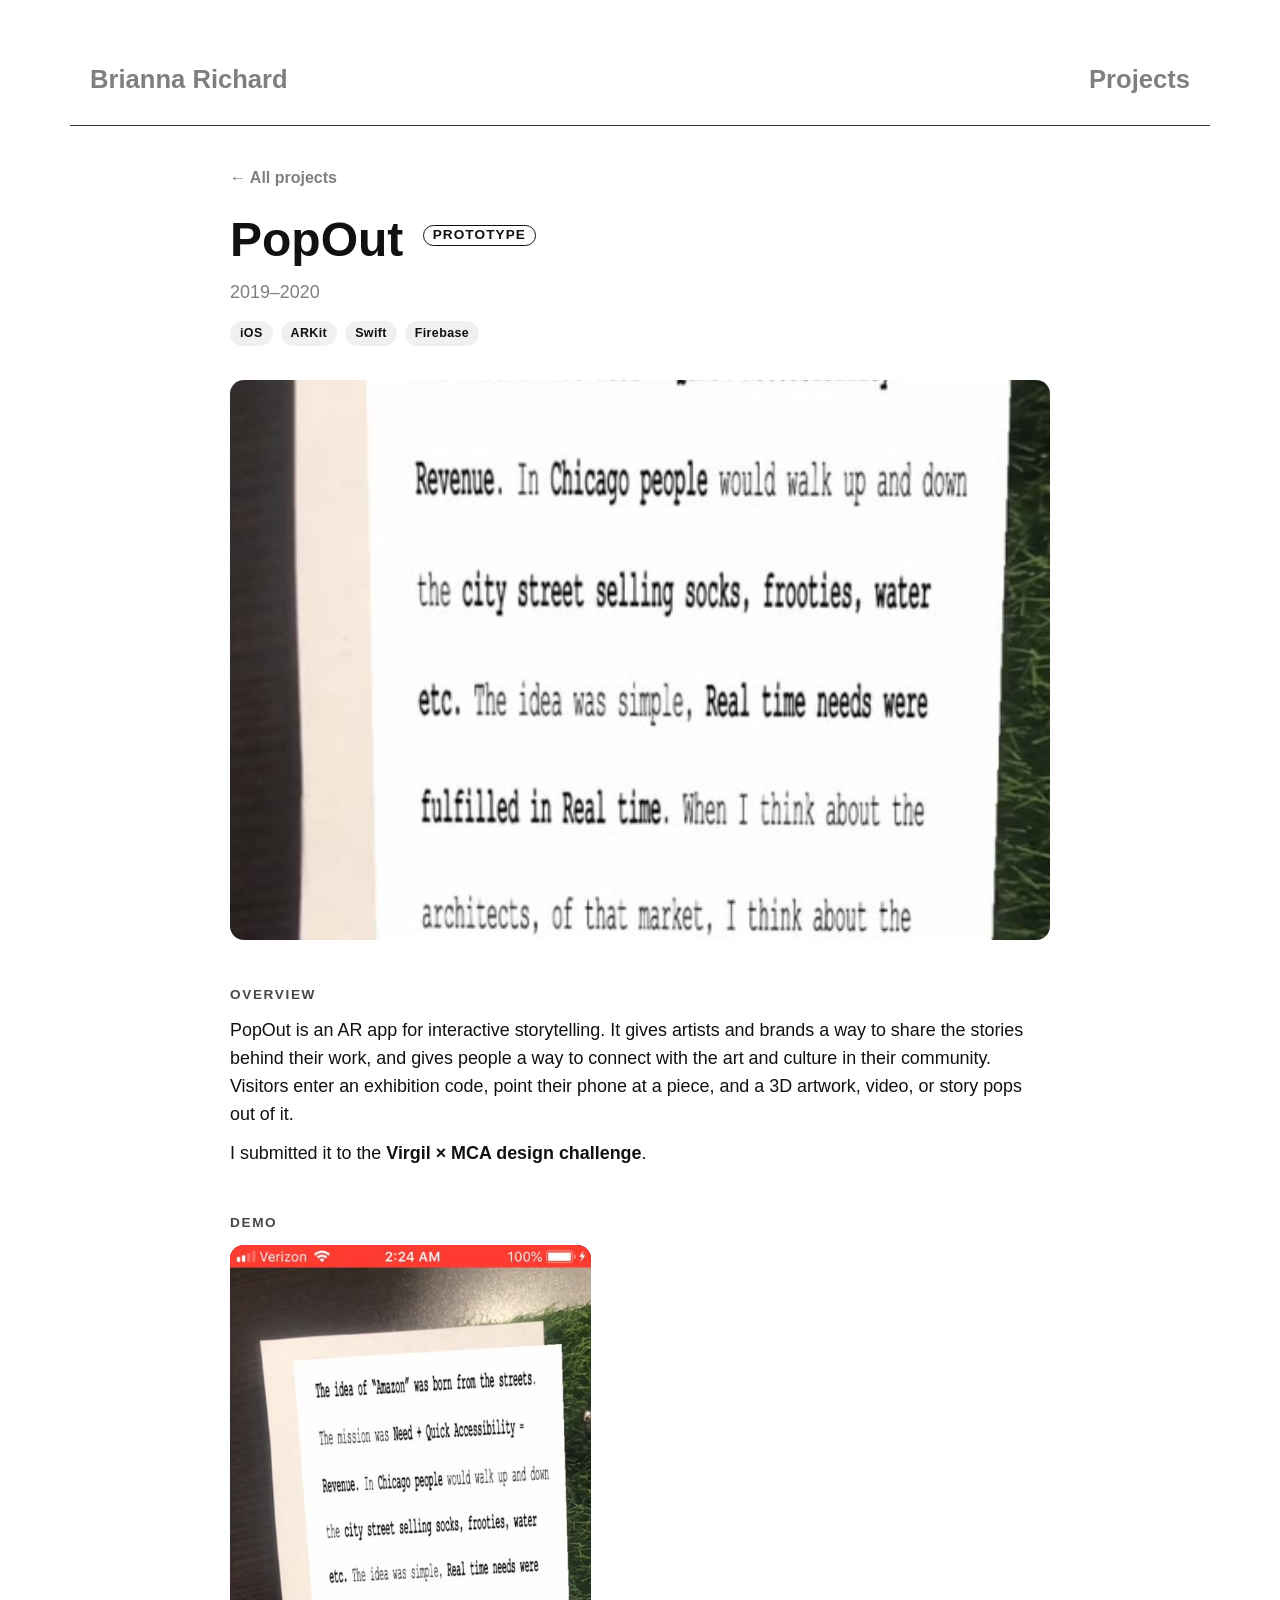
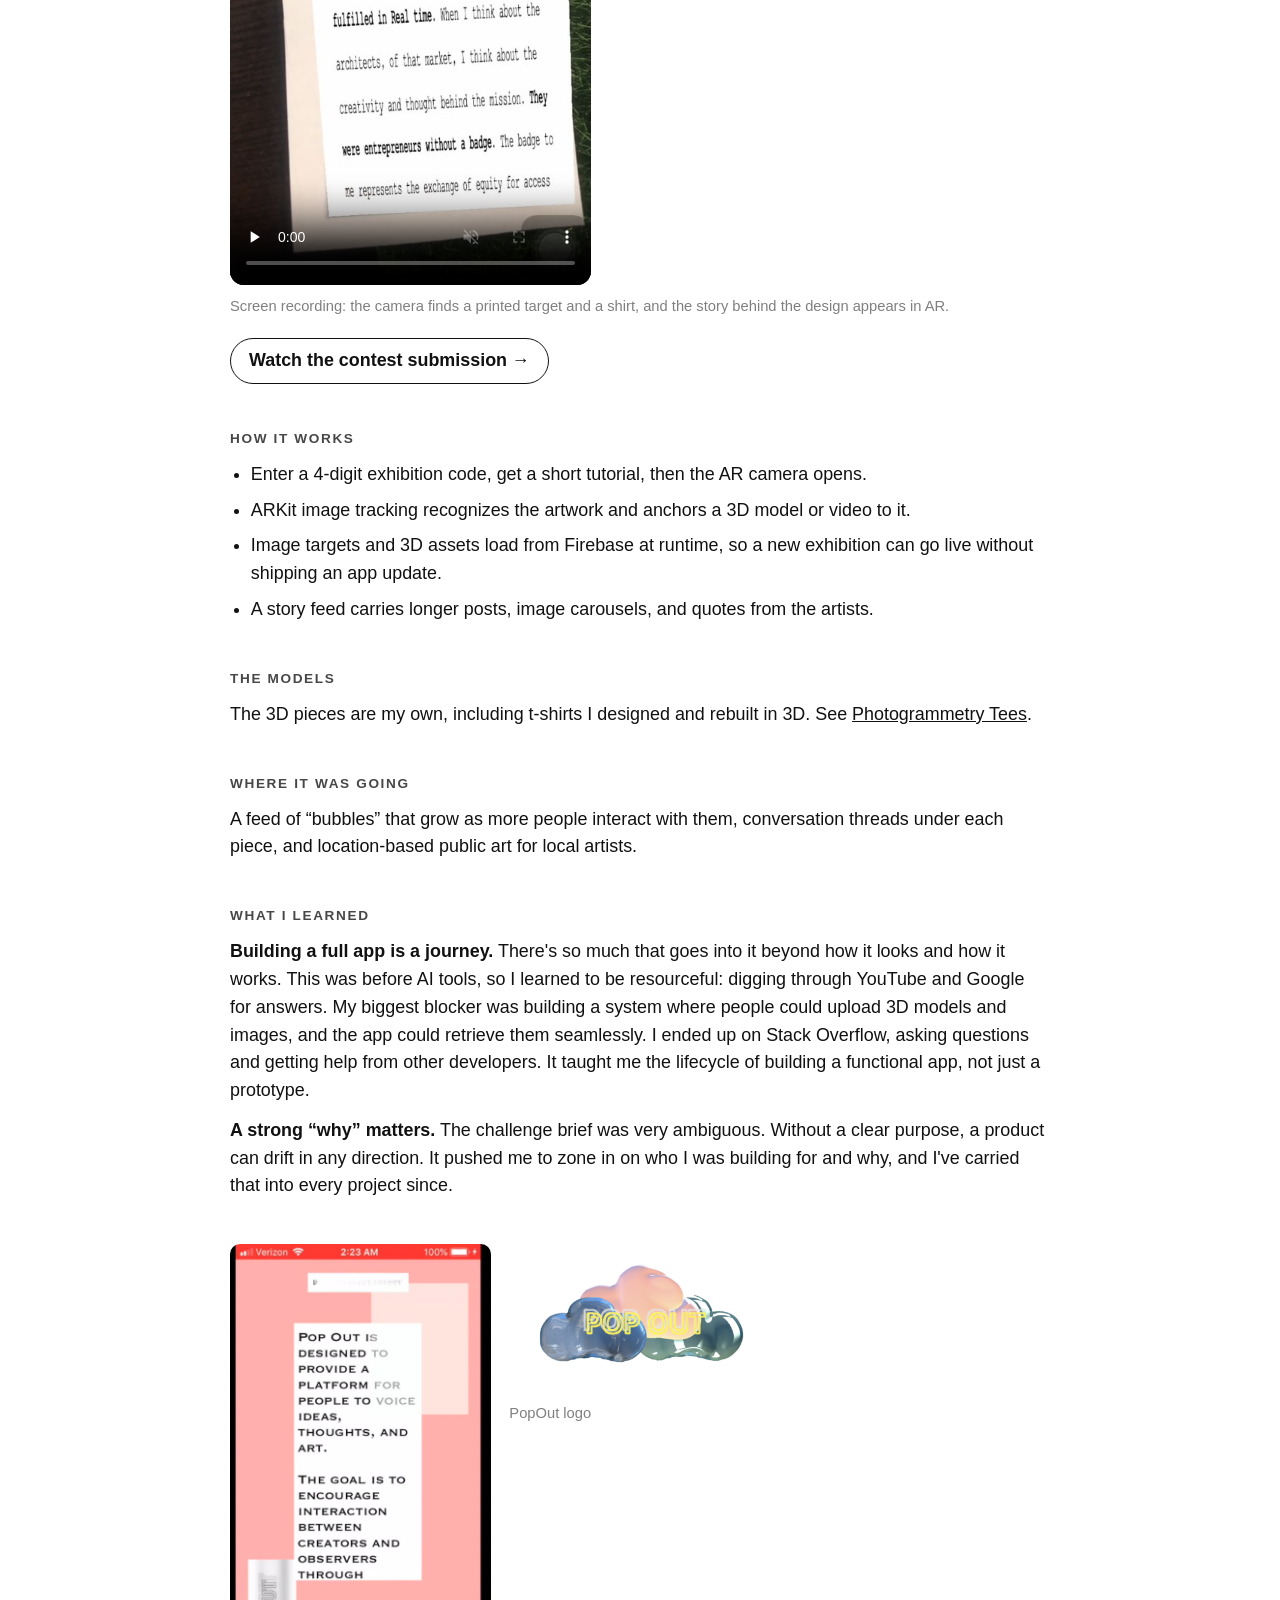
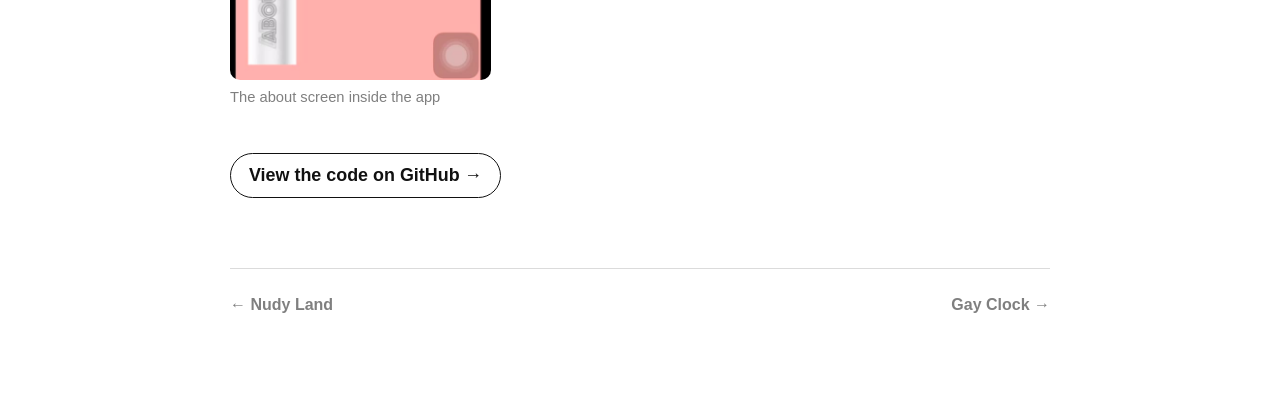
<file: projects/popout/index.html>
<!DOCTYPE html>
<html lang="en">
<head>
  <meta charset="UTF-8">
  <meta name="viewport" content="width=device-width, initial-scale=1.0">
  <title>PopOut · Brianna Richard</title>
  <link rel="stylesheet" href="../style.css?v=3">
</head>
<body>
  <header class="topbar">
    <a href="/">Brianna Richard</a>
    <a href="/projects/">Projects</a>
  </header>

  <main class="wrap detail">
    <a class="back" href="../">← All projects</a>
    <h1>PopOut <span class="label">Prototype</span></h1>
    
    <p class="meta">2019–2020</p>
    <ul class="tags"><li>iOS</li><li>ARKit</li><li>Swift</li><li>Firebase</li></ul>
    <div class="hero"><video src="../img/popout-loop.mp4" poster="../img/popout-poster.jpg" autoplay muted loop playsinline></video></div>
    <section><h2>Overview</h2>
      <p>PopOut is an AR app for interactive storytelling. It gives artists and brands a way to share the stories behind their work, and gives people a way to connect with the art and culture in their community. Visitors enter an exhibition code, point their phone at a piece, and a 3D artwork, video, or story pops out of it.</p><p>I submitted it to the <strong>Virgil × MCA design challenge</strong>.</p>
    </section>
    <section><h2>Demo</h2>
      <video class="demo" src="../img/popout-demo.mp4" poster="../img/popout-demo-poster.jpg" controls muted playsinline preload="none"></video><p class="caption">Screen recording: the camera finds a printed target and a shirt, and the story behind the design appears in AR.</p><p><a class="btn" href="https://youtu.be/hYJxOk4OoXY">Watch the contest submission →</a></p>
    </section>
    <section><h2>How it works</h2>
      <ul><li>Enter a 4-digit exhibition code, get a short tutorial, then the AR camera opens.</li><li>ARKit image tracking recognizes the artwork and anchors a 3D model or video to it.</li><li>Image targets and 3D assets load from Firebase at runtime, so a new exhibition can go live without shipping an app update.</li><li>A story feed carries longer posts, image carousels, and quotes from the artists.</li></ul>
    </section>
    <section><h2>The models</h2>
      <p>The 3D pieces are my own, including t-shirts I designed and rebuilt in 3D. See <a href="../photogrammetry/">Photogrammetry Tees</a>.</p>
    </section>
    <section><h2>Where it was going</h2>
      <p>A feed of “bubbles” that grow as more people interact with them, conversation threads under each piece, and location-based public art for local artists.</p>
    </section>
    <section><h2>What I learned</h2>
      <p><strong>Building a full app is a journey.</strong> There's so much that goes into it beyond how it looks and how it works. This was before AI tools, so I learned to be resourceful: digging through YouTube and Google for answers. My biggest blocker was building a system where people could upload 3D models and images, and the app could retrieve them seamlessly. I ended up on Stack Overflow, asking questions and getting help from other developers. It taught me the lifecycle of building a functional app, not just a prototype.</p><p><strong>A strong “why” matters.</strong> The challenge brief was very ambiguous. Without a clear purpose, a product can drift in any direction. It pushed me to zone in on who I was building for and why, and I've carried that into every project since.</p>
    </section>
    <section class="gallery">
      <figure><img src="../img/popout-app-ui.jpg" alt="The about screen inside the app" loading="lazy"><figcaption>The about screen inside the app</figcaption></figure>
      <figure><img src="../img/popout-logo.png" alt="PopOut logo" loading="lazy"><figcaption>PopOut logo</figcaption></figure>
    </section>
    <p class="links"><a class="btn" href="https://github.com/blr3/PopOut">View the code on GitHub →</a></p>
    <nav class="pager">
      <a href="../young-nudy/">← Nudy Land</a>
      <a href="../gay-clock/">Gay Clock →</a>
    </nav>
  </main>
</body>
</html>
</file>
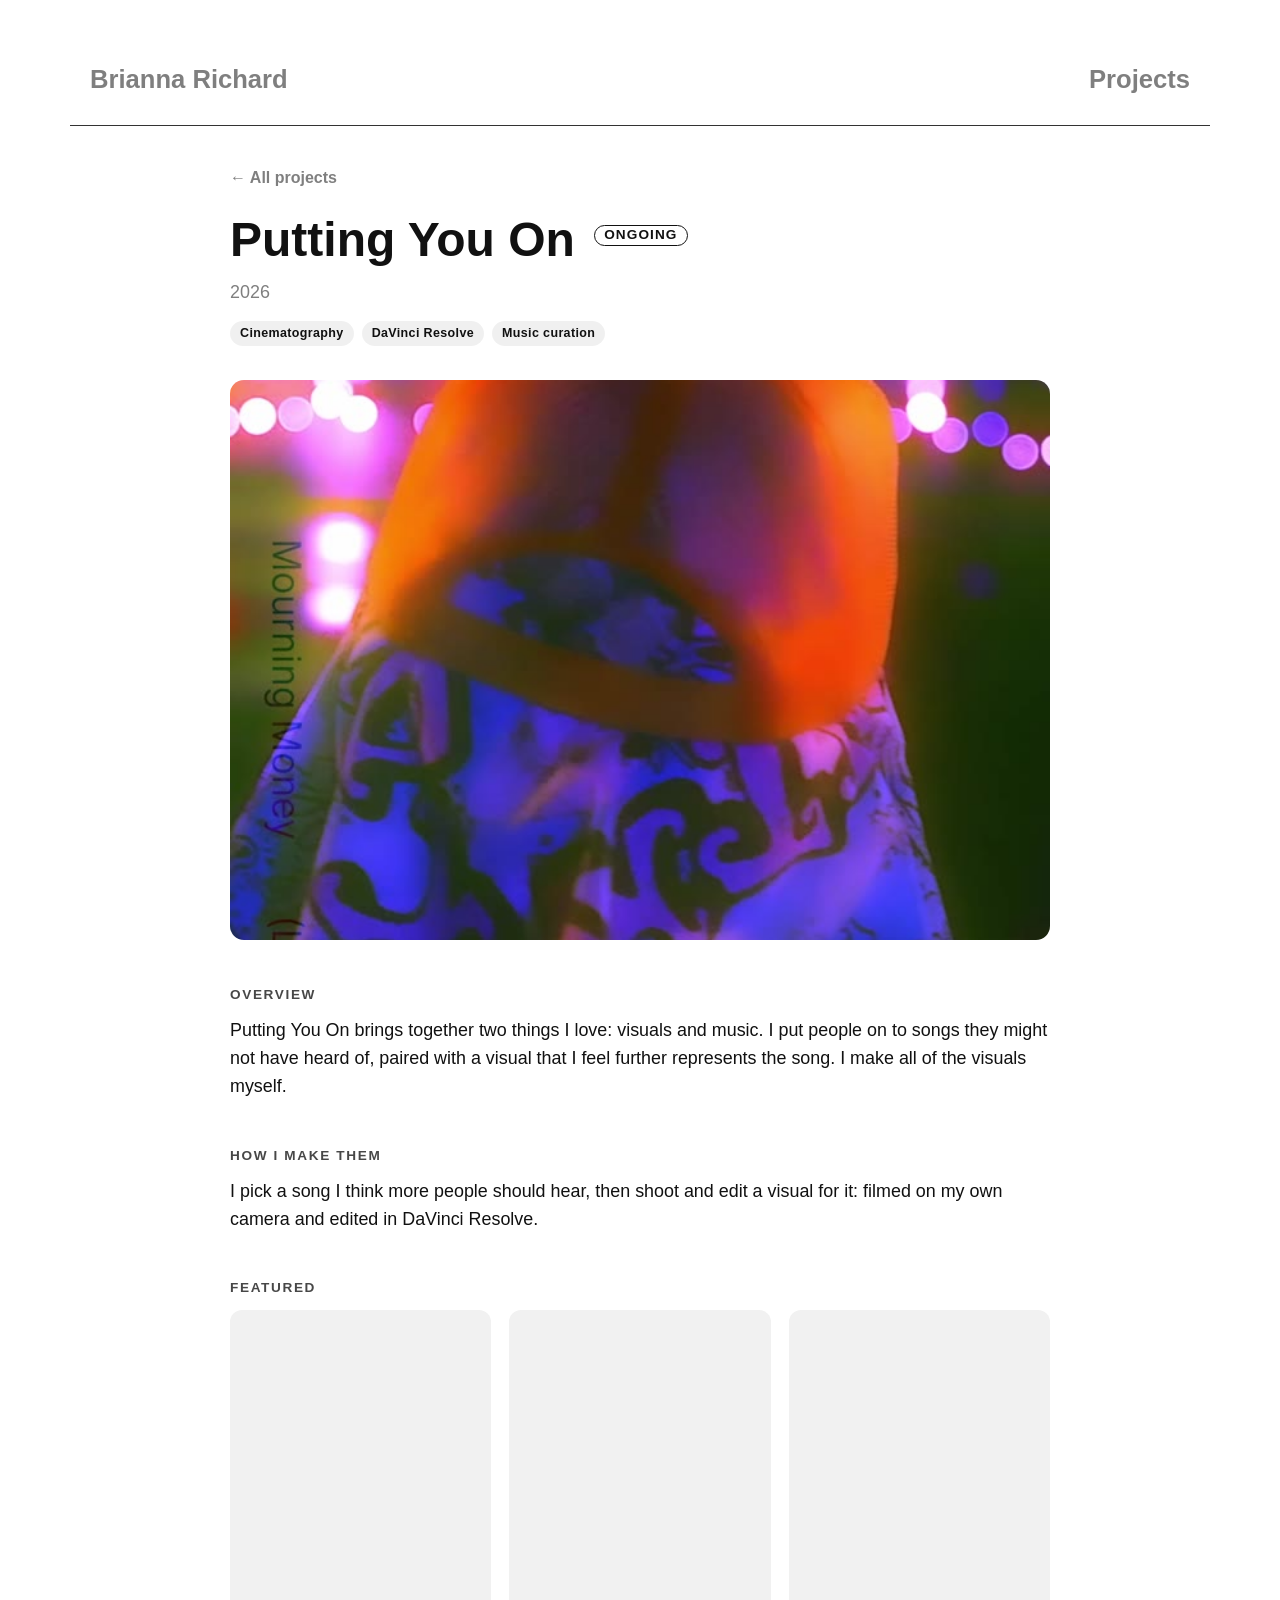
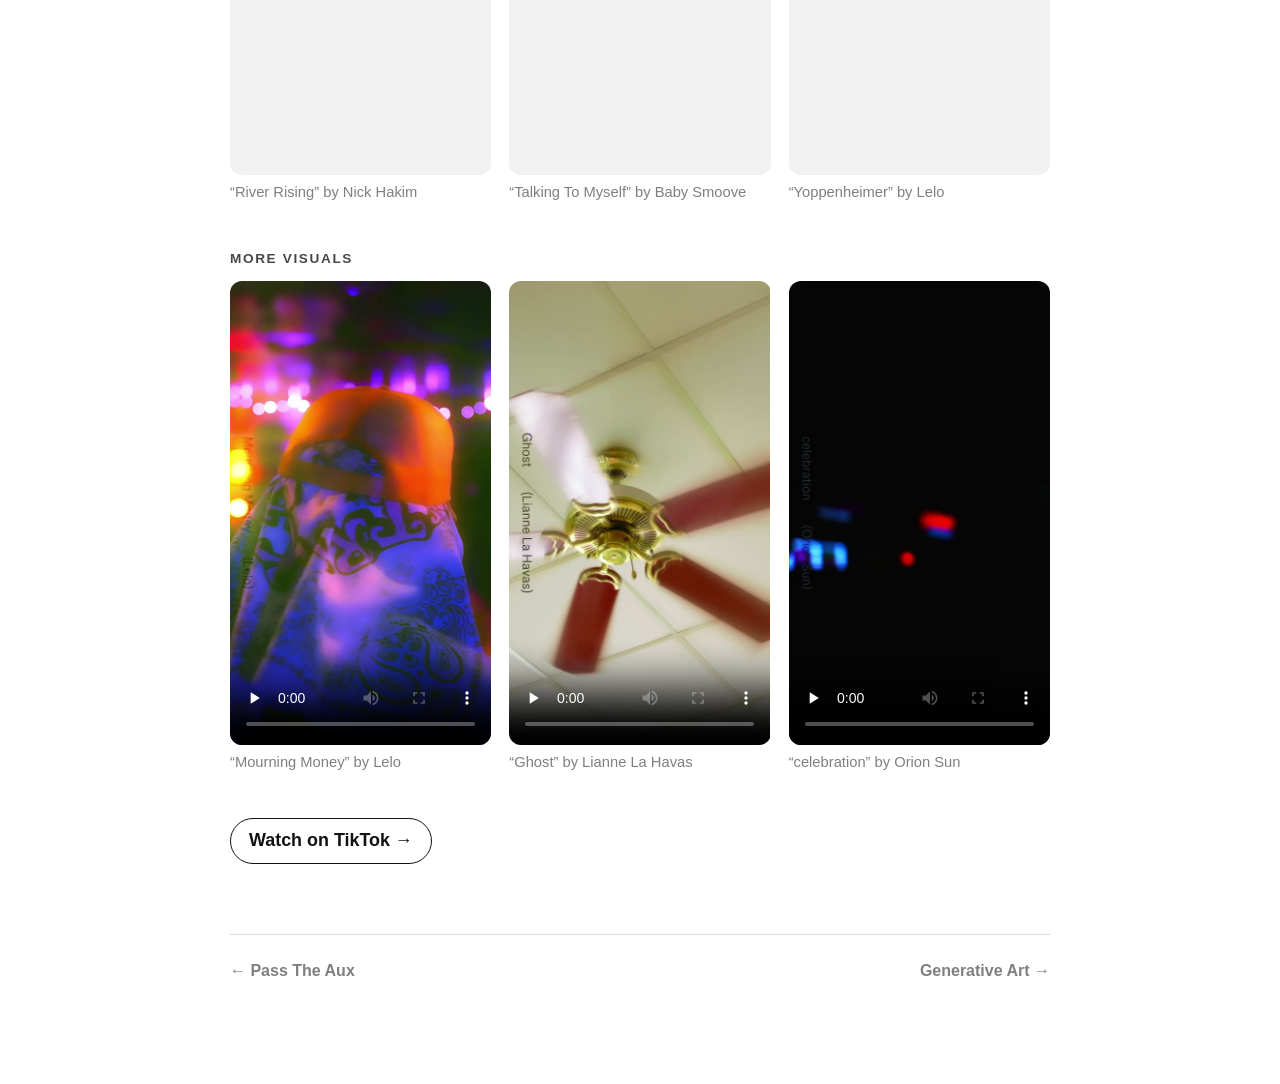
<file: projects/putting-you-on/index.html>
<!DOCTYPE html>
<html lang="en">
<head>
  <meta charset="UTF-8">
  <meta name="viewport" content="width=device-width, initial-scale=1.0">
  <title>Putting You On · Brianna Richard</title>
  <link rel="stylesheet" href="../style.css?v=3">
</head>
<body>
  <header class="topbar">
    <a href="/">Brianna Richard</a>
    <a href="/projects/">Projects</a>
  </header>

  <main class="wrap detail">
    <a class="back" href="../">← All projects</a>
    <h1>Putting You On <span class="label">Ongoing</span></h1>
    
    <p class="meta">2026</p>
    <ul class="tags"><li>Cinematography</li><li>DaVinci Resolve</li><li>Music curation</li></ul>
    <div class="hero"><video src="../img/pyo-loop.mp4" poster="../img/pyo-loop-poster.jpg" autoplay muted loop playsinline></video></div>
    <section><h2>Overview</h2>
      <p>Putting You On brings together two things I love: visuals and music. I put people on to songs they might not have heard of, paired with a visual that I feel further represents the song. I make all of the visuals myself.</p>
    </section>
    <section><h2>How I make them</h2>
      <p>I pick a song I think more people should hear, then shoot and edit a visual for it: filmed on my own camera and edited in DaVinci Resolve.</p>
    </section>
    <section><h2>Featured</h2>
      <div class="tt-row"><figure class="tt"><iframe src="https://www.tiktok.com/player/v1/7672564958839721230?music_info=1&description=1" allow="fullscreen" loading="lazy" title="River Rising by Nick Hakim"></iframe><figcaption>“River Rising” by Nick Hakim</figcaption></figure><figure class="tt"><iframe src="https://www.tiktok.com/player/v1/7667328099876408606?music_info=1&description=1" allow="fullscreen" loading="lazy" title="Talking To Myself by Baby Smoove"></iframe><figcaption>“Talking To Myself” by Baby Smoove</figcaption></figure><figure class="tt"><iframe src="https://www.tiktok.com/player/v1/7654059459991440670?music_info=1&description=1" allow="fullscreen" loading="lazy" title="Yoppenheimer by Lelo"></iframe><figcaption>“Yoppenheimer” by Lelo</figcaption></figure></div>
    </section>
    <section><h2>More visuals</h2>
      <div class="tt-row"><figure class="tt"><video src="../img/pyo-mourning-money.mp4" poster="../img/pyo-mourning-money.jpg" controls playsinline preload="none"></video><figcaption>“Mourning Money” by Lelo</figcaption></figure><figure class="tt"><video src="../img/pyo-ghost.mp4" poster="../img/pyo-ghost.jpg" controls playsinline preload="none"></video><figcaption>“Ghost” by Lianne La Havas</figcaption></figure><figure class="tt"><video src="../img/pyo-celebration.mp4" poster="../img/pyo-celebration.jpg" controls playsinline preload="none"></video><figcaption>“celebration” by Orion Sun</figcaption></figure></div>
    </section>

    <p class="links"><a class="btn" href="https://www.tiktok.com/@puttingyouonmusicc">Watch on TikTok →</a></p>
    <nav class="pager">
      <a href="../pass-the-aux/">← Pass The Aux</a>
      <a href="../generative-art/">Generative Art →</a>
    </nav>
  </main>
</body>
</html>
</file>
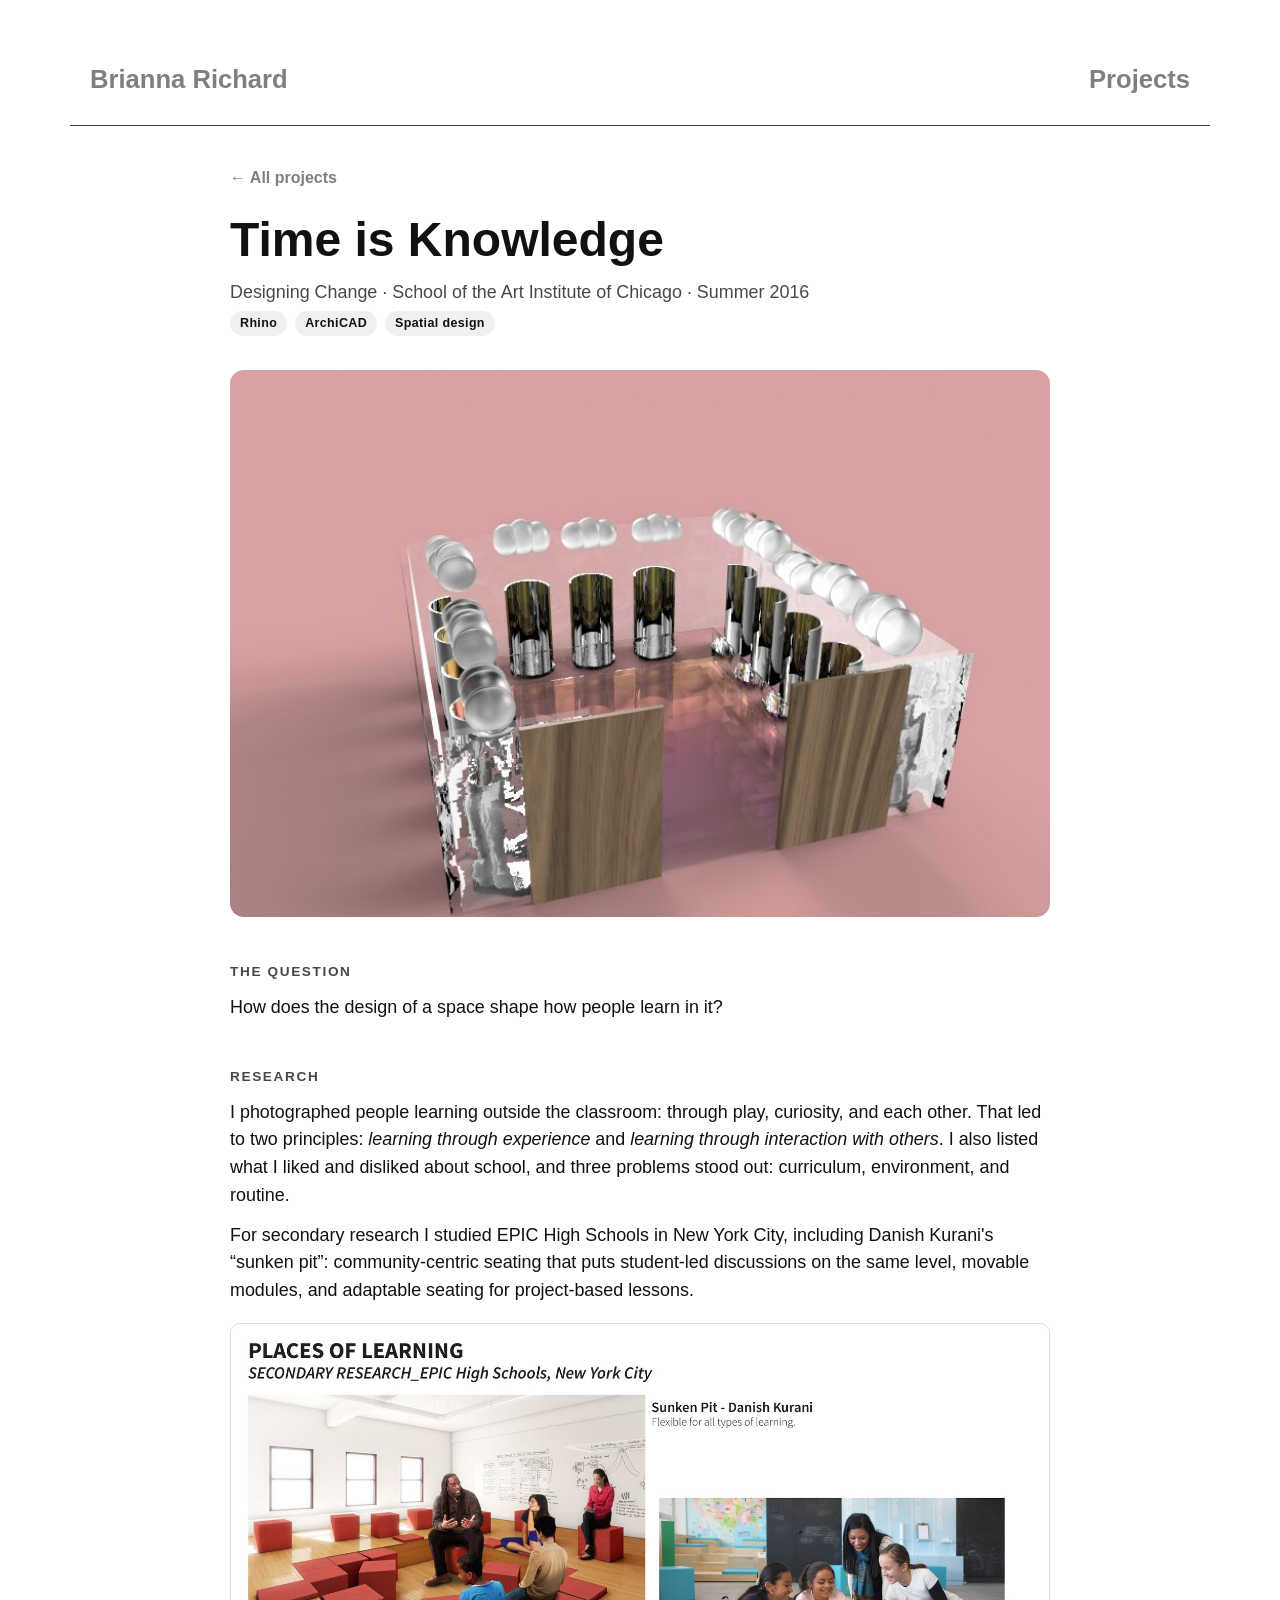
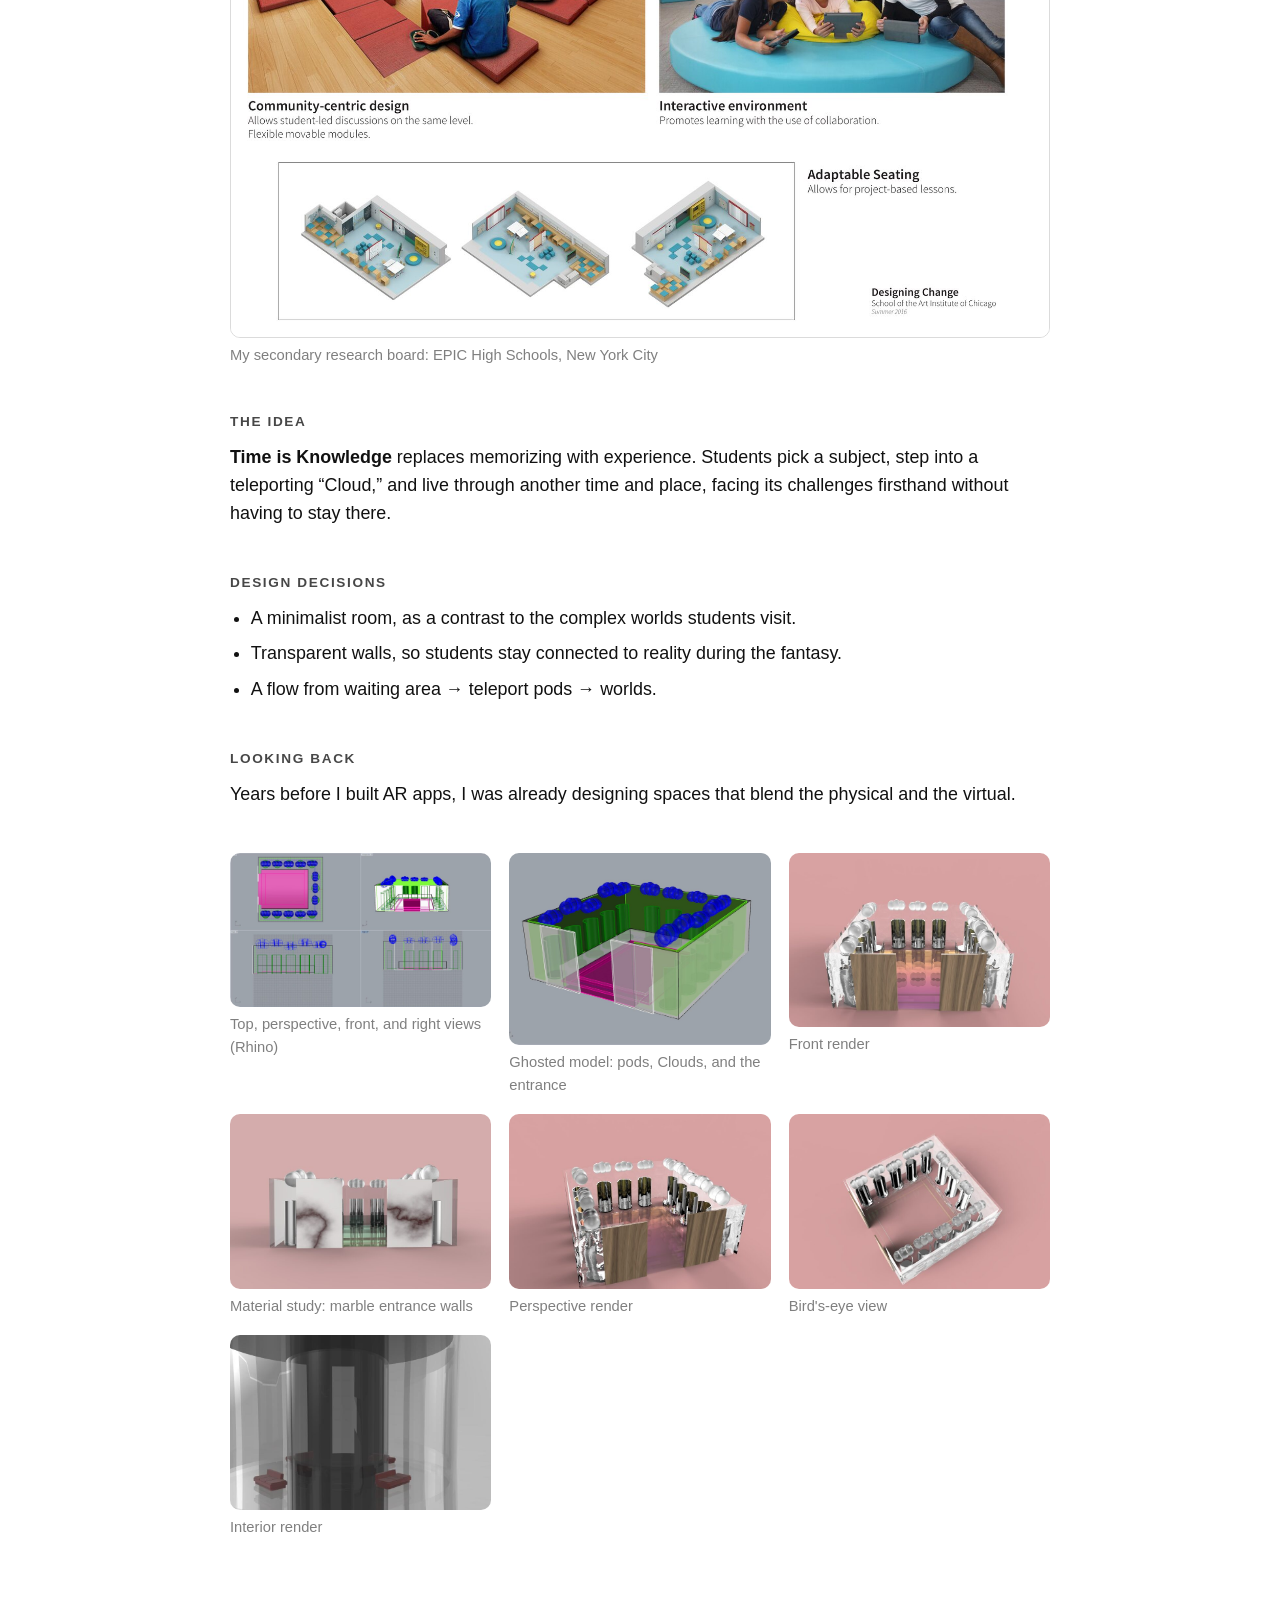
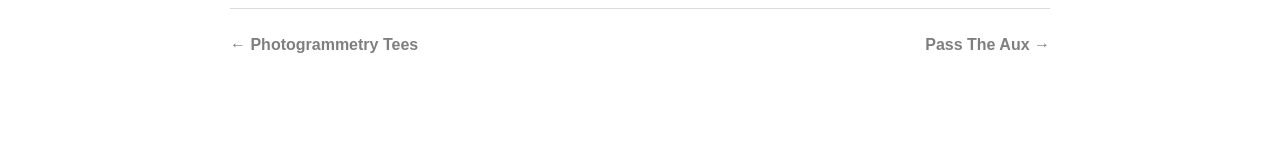
<file: projects/spatial-design/index.html>
<!DOCTYPE html>
<html lang="en">
<head>
  <meta charset="UTF-8">
  <meta name="viewport" content="width=device-width, initial-scale=1.0">
  <title>Time is Knowledge · Brianna Richard</title>
  <link rel="stylesheet" href="../style.css?v=3">
</head>
<body>
  <header class="topbar">
    <a href="/">Brianna Richard</a>
    <a href="/projects/">Projects</a>
  </header>

  <main class="wrap detail">
    <a class="back" href="../">← All projects</a>
    <h1>Time is Knowledge </h1>
    <p class="subtitle">Designing Change · School of the Art Institute of Chicago · Summer 2016</p>
    
    <ul class="tags"><li>Rhino</li><li>ArchiCAD</li><li>Spatial design</li></ul>
    <div class="hero"><img src="../img/spatial-render-angle.jpg" alt=""></div>
    <section><h2>The question</h2>
      <p>How does the design of a space shape how people learn in it?</p>
    </section>
    <section><h2>Research</h2>
      <p>I photographed people learning outside the classroom: through play, curiosity, and each other. That led to two principles: <em>learning through experience</em> and <em>learning through interaction with others</em>. I also listed what I liked and disliked about school, and three problems stood out: curriculum, environment, and routine.</p><p>For secondary research I studied EPIC High Schools in New York City, including Danish Kurani's “sunken pit”: community-centric seating that puts student-led discussions on the same level, movable modules, and adaptable seating for project-based lessons.</p><figure class="board"><img src="../img/spatial-secondary-research.jpg" alt="Places of Learning secondary research board" loading="lazy"><figcaption>My secondary research board: EPIC High Schools, New York City</figcaption></figure>
    </section>
    <section><h2>The idea</h2>
      <p><strong>Time is Knowledge</strong> replaces memorizing with experience. Students pick a subject, step into a teleporting “Cloud,” and live through another time and place, facing its challenges firsthand without having to stay there.</p>
    </section>
    <section><h2>Design decisions</h2>
      <ul><li>A minimalist room, as a contrast to the complex worlds students visit.</li><li>Transparent walls, so students stay connected to reality during the fantasy.</li><li>A flow from waiting area → teleport pods → worlds.</li></ul>
    </section>
    <section><h2>Looking back</h2>
      <p>Years before I built AR apps, I was already designing spaces that blend the physical and the virtual.</p>
    </section>
    <section class="gallery">
      <figure><img src="../img/spatial-cad-views.jpg" alt="Top, perspective, front, and right views (Rhino)" loading="lazy"><figcaption>Top, perspective, front, and right views (Rhino)</figcaption></figure>
      <figure><img src="../img/spatial-cad-ghosted.jpg" alt="Ghosted model: pods, Clouds, and the entrance" loading="lazy"><figcaption>Ghosted model: pods, Clouds, and the entrance</figcaption></figure>
      <figure><img src="../img/spatial-render-front.jpg" alt="Front render" loading="lazy"><figcaption>Front render</figcaption></figure>
      <figure><img src="../img/spatial-render-marble.jpg" alt="Material study: marble entrance walls" loading="lazy"><figcaption>Material study: marble entrance walls</figcaption></figure>
      <figure><img src="../img/spatial-render-angle.jpg" alt="Perspective render" loading="lazy"><figcaption>Perspective render</figcaption></figure>
      <figure><img src="../img/spatial-render-top.jpg" alt="Bird&#x27;s-eye view" loading="lazy"><figcaption>Bird&#x27;s-eye view</figcaption></figure>
      <figure><img src="../img/spatial-pod-interior.jpg" alt="Interior render" loading="lazy"><figcaption>Interior render</figcaption></figure>
    </section>

    <nav class="pager">
      <a href="../photogrammetry/">← Photogrammetry Tees</a>
      <a href="../pass-the-aux/">Pass The Aux →</a>
    </nav>
  </main>
</body>
</html>
</file>
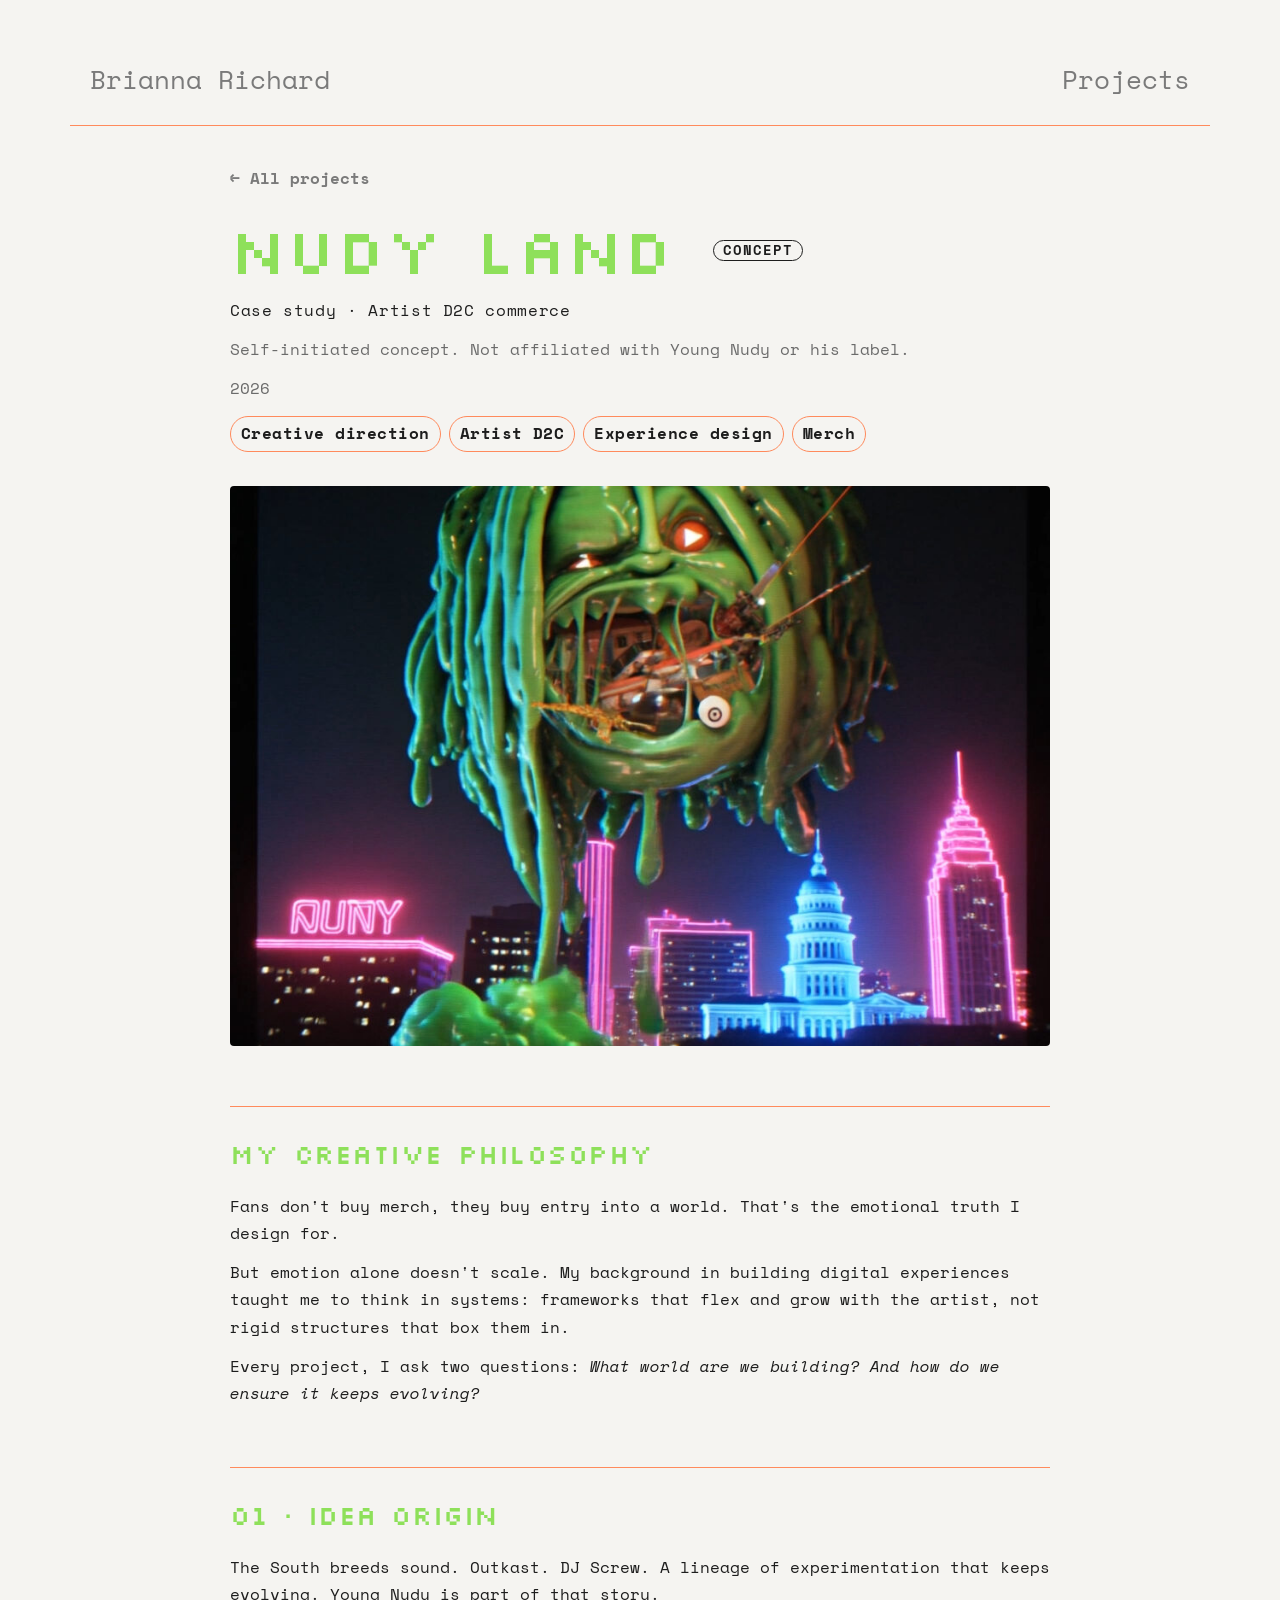
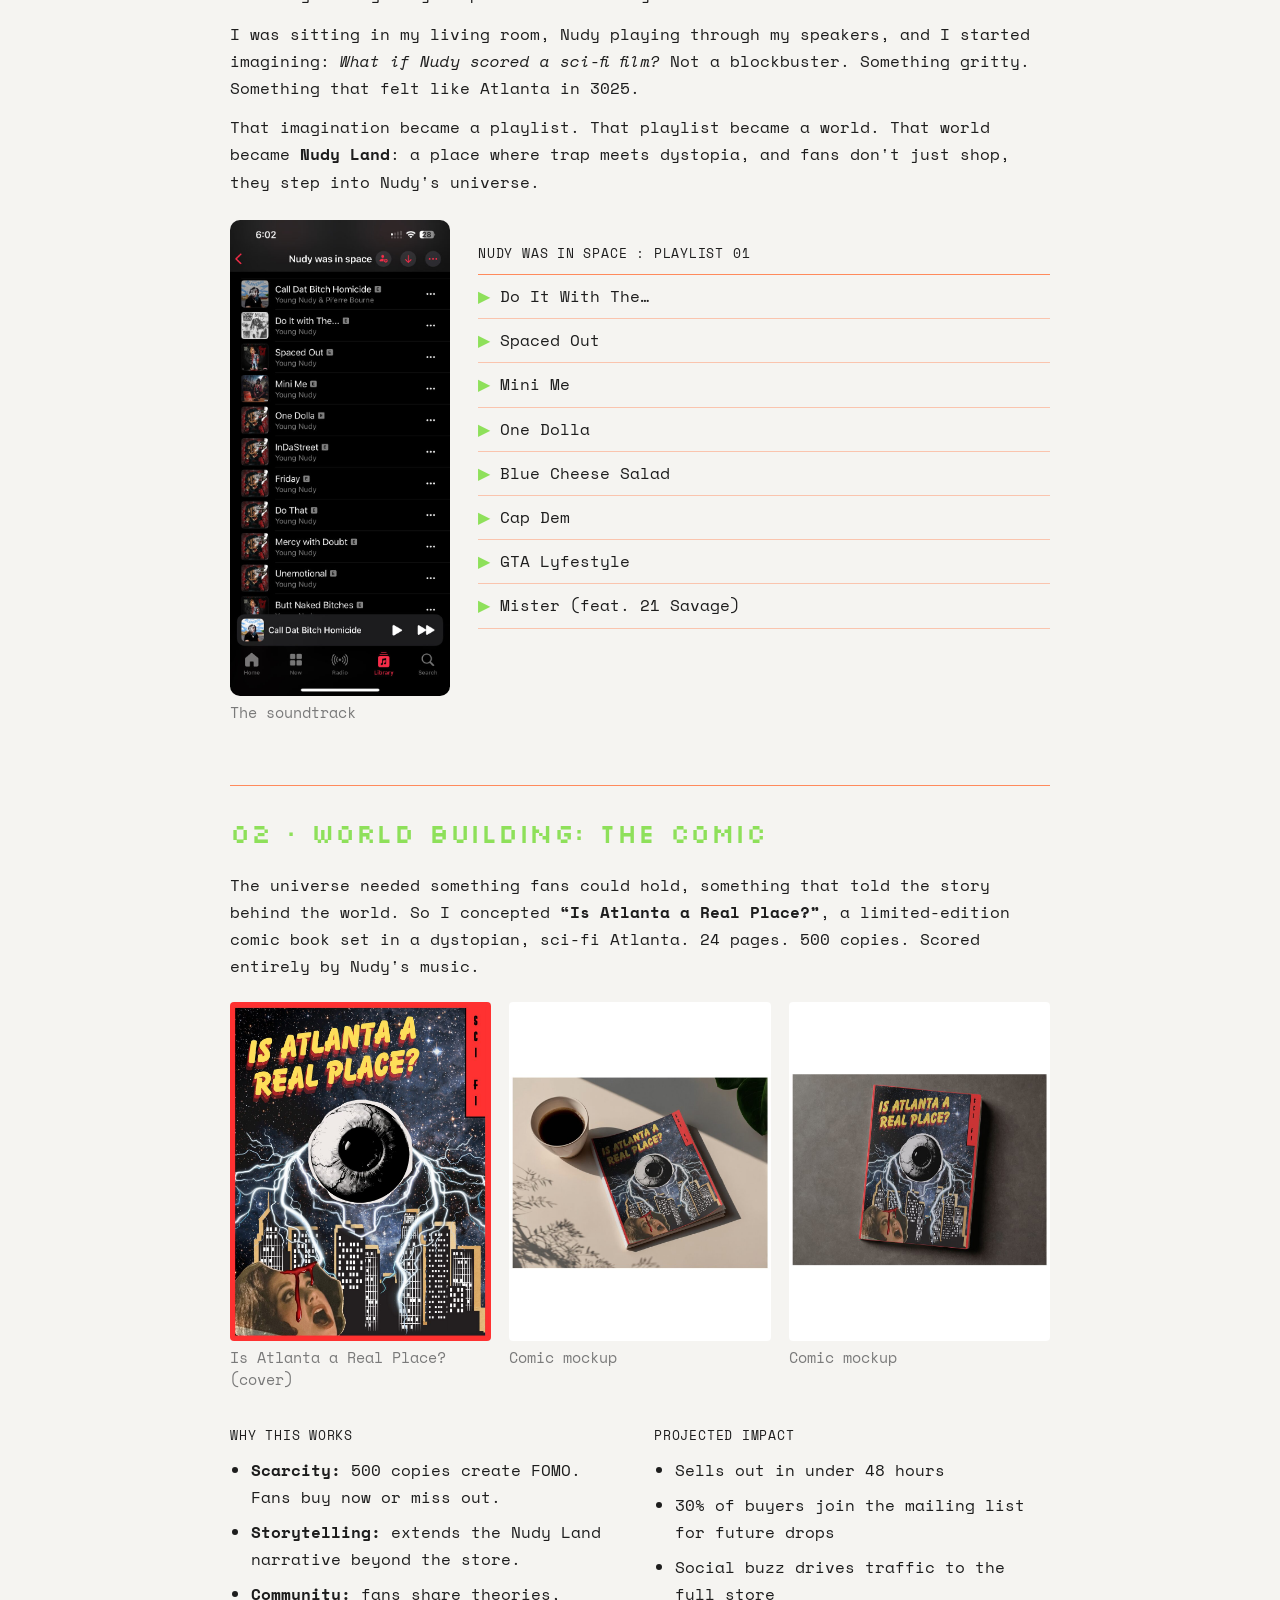
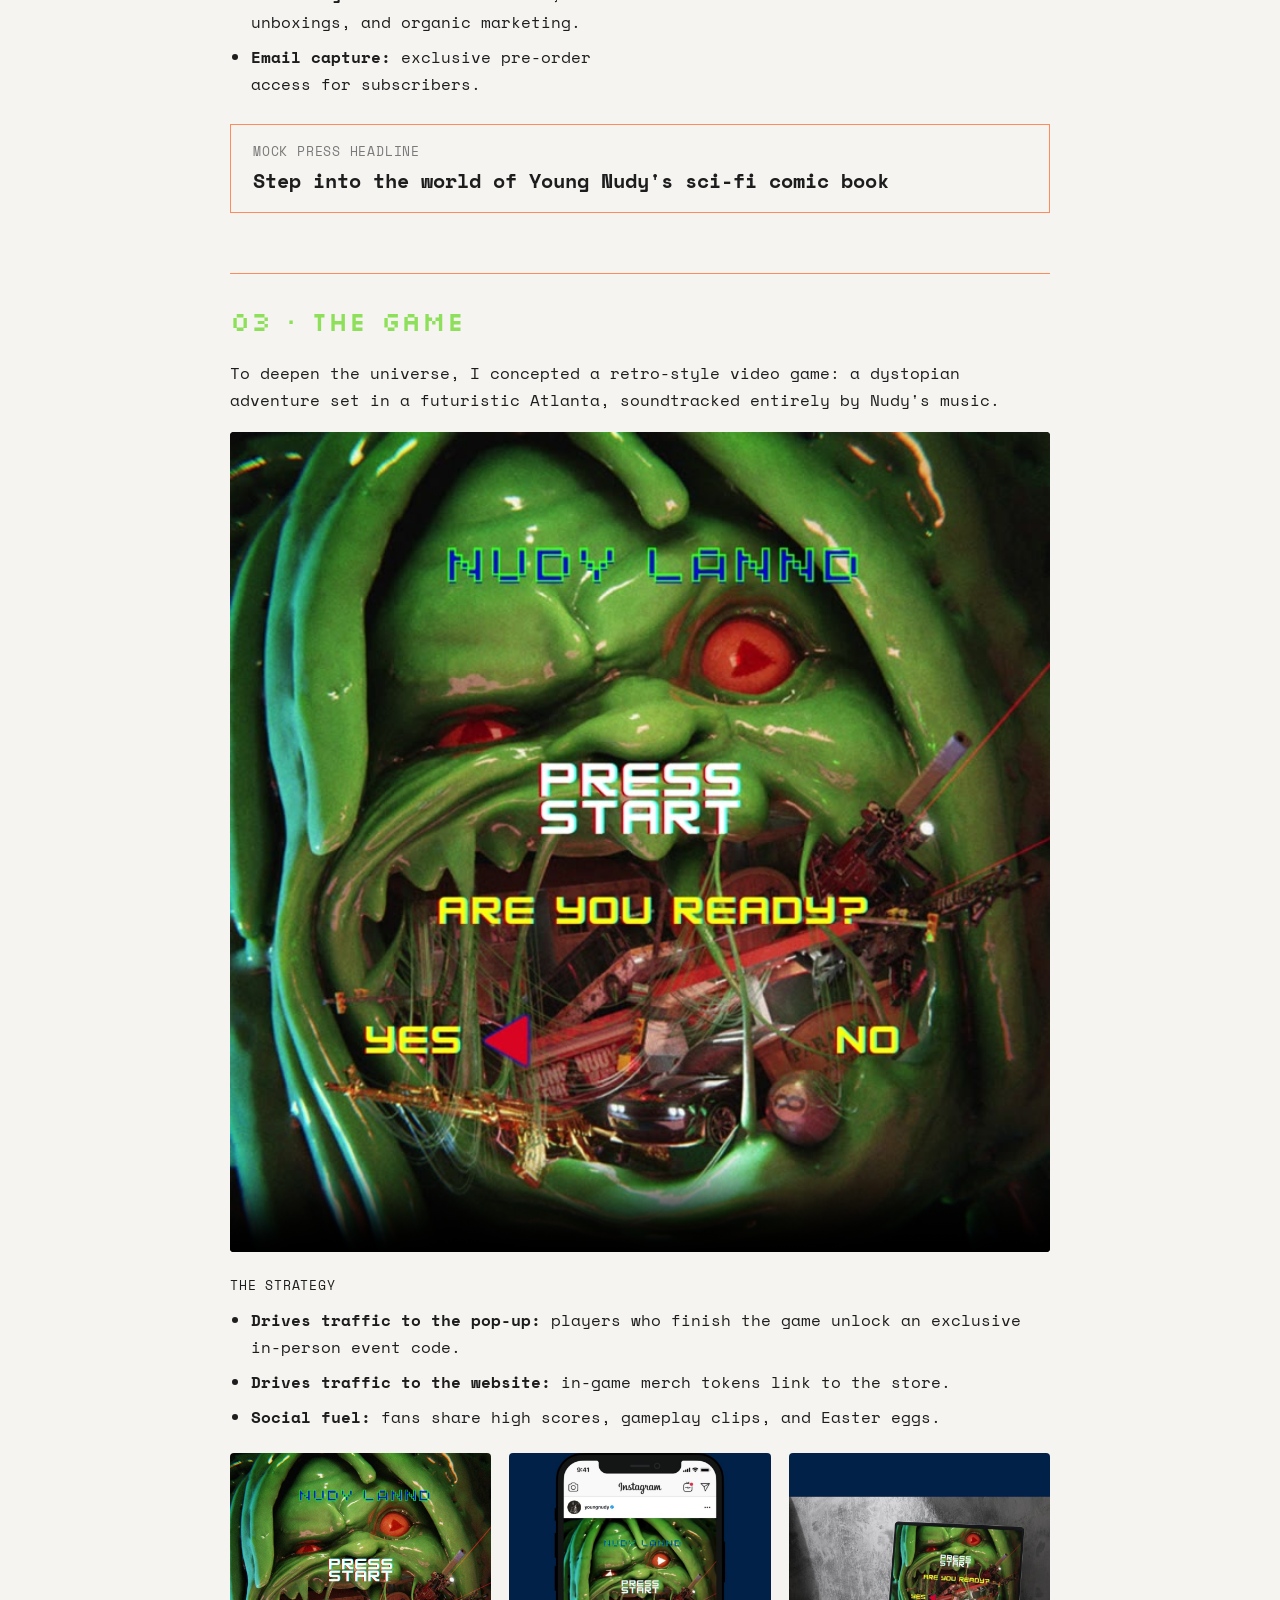
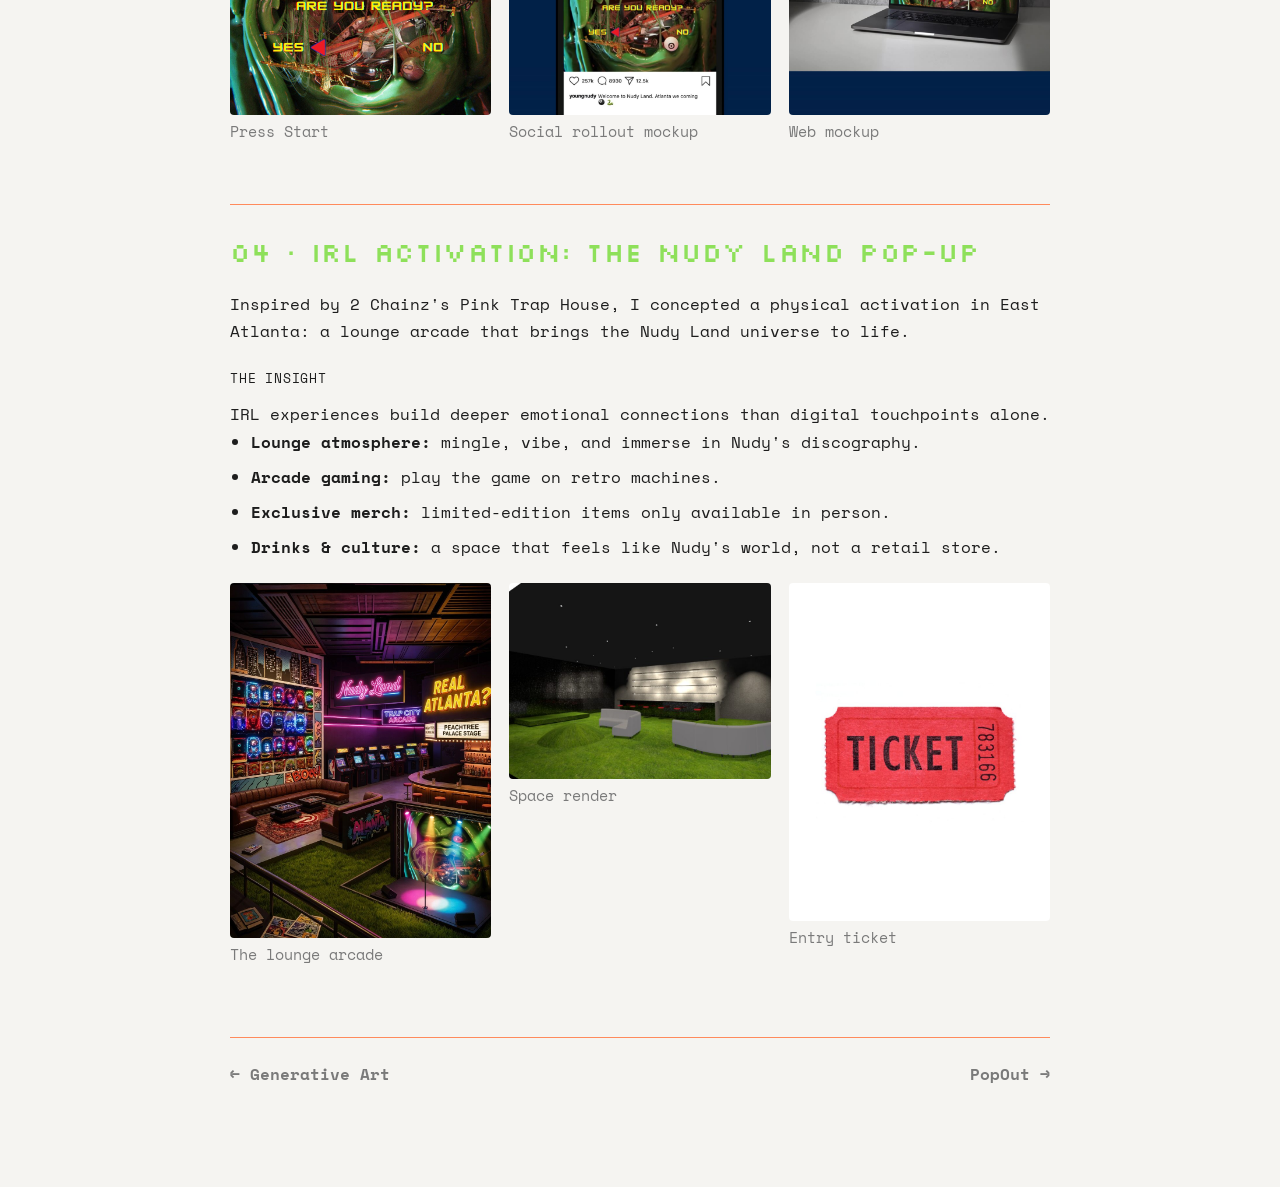
<file: projects/young-nudy/index.html>
<!DOCTYPE html>
<html lang="en">
<head>
  <meta charset="UTF-8">
  <meta name="viewport" content="width=device-width, initial-scale=1.0">
  <title>Nudy Land · Brianna Richard</title>
  <link rel="stylesheet" href="../style.css?v=3">
  <link rel="preconnect" href="https://fonts.googleapis.com">
  <link href="https://fonts.googleapis.com/css2?family=Silkscreen&family=Space+Mono:wght@400;700&display=swap" rel="stylesheet">
</head>
<body class="theme-nudy">
  <header class="topbar">
    <a href="/">Brianna Richard</a>
    <a href="/projects/">Projects</a>
  </header>

  <main class="wrap detail">
    <a class="back" href="../">← All projects</a>
    <h1>Nudy Land <span class="label">Concept</span></h1>
    <p class="kicker">Case study · Artist D2C commerce</p>
    
    <p class="note">Self-initiated concept. Not affiliated with Young Nudy or his label.</p>
    <p class="meta">2026</p>
    <ul class="tags"><li>Creative direction</li><li>Artist D2C</li><li>Experience design</li><li>Merch</li></ul>
    <div class="hero"><img src="../img/yn-skyline.jpg" alt=""></div>
    <section><h2>My creative philosophy</h2>
      <p>Fans don't buy merch, they buy entry into a world. That's the emotional truth I design for.</p><p>But emotion alone doesn't scale. My background in building digital experiences taught me to think in systems: frameworks that flex and grow with the artist, not rigid structures that box them in.</p><p>Every project, I ask two questions: <em>What world are we building? And how do we ensure it keeps evolving?</em></p>
    </section>
    <section><h2>01 · Idea origin</h2>
      <p>The South breeds sound. Outkast. DJ Screw. A lineage of experimentation that keeps evolving. Young Nudy is part of that story.</p><p>I was sitting in my living room, Nudy playing through my speakers, and I started imagining: <em>What if Nudy scored a sci-fi film?</em> Not a blockbuster. Something gritty. Something that felt like Atlanta in 3025.</p><p>That imagination became a playlist. That playlist became a world. That world became <strong>Nudy Land</strong>: a place where trap meets dystopia, and fans don't just shop, they step into Nudy's universe.</p><div class="split"><figure><img src="../img/yn-playlist.jpg" alt="The soundtrack" loading="lazy"><figcaption>The soundtrack</figcaption></figure><div><p class="mono-label">nudy was in space : playlist 01</p><ul class="tracklist"><li>Do It With The…</li><li>Spaced Out</li><li>Mini Me</li><li>One Dolla</li><li>Blue Cheese Salad</li><li>Cap Dem</li><li>GTA Lyfestyle</li><li>Mister (feat. 21 Savage)</li></ul></div></div>
    </section>
    <section><h2>02 · World building: the comic</h2>
      <p>The universe needed something fans could hold, something that told the story behind the world. So I concepted <strong>“Is Atlanta a Real Place?”</strong>, a limited-edition comic book set in a dystopian, sci-fi Atlanta. 24 pages. 500 copies. Scored entirely by Nudy's music.</p><div class="gallery"><figure><img src="../img/yn-book-cover.jpg" alt="Is Atlanta a Real Place? (cover)" loading="lazy"><figcaption>Is Atlanta a Real Place? (cover)</figcaption></figure> <figure><img src="../img/yn-book-mockup.jpg" alt="Comic mockup" loading="lazy"><figcaption>Comic mockup</figcaption></figure> <figure><img src="../img/yn-book-mockup-2.jpg" alt="Comic mockup" loading="lazy"><figcaption>Comic mockup</figcaption></figure></div><div class="two-col"><div><p class="mono-label">Why this works</p><ul><li><strong>Scarcity:</strong> 500 copies create FOMO. Fans buy now or miss out.</li><li><strong>Storytelling:</strong> extends the Nudy Land narrative beyond the store.</li><li><strong>Community:</strong> fans share theories, unboxings, and organic marketing.</li><li><strong>Email capture:</strong> exclusive pre-order access for subscribers.</li></ul></div><div><p class="mono-label">Projected impact</p><ul><li>Sells out in under 48 hours</li><li>30% of buyers join the mailing list for future drops</li><li>Social buzz drives traffic to the full store</li></ul></div></div><blockquote class="headline"><span class="mono-label">Mock press headline</span>Step into the world of Young Nudy's sci-fi comic book</blockquote>
    </section>
    <section><h2>03 · The game</h2>
      <p>To deepen the universe, I concepted a retro-style video game: a dystopian adventure set in a futuristic Atlanta, soundtracked entirely by Nudy's music.</p><video class="demo wide" src="../img/yn-rollout.mp4" poster="../img/yn-rollout-poster.jpg" controls muted playsinline preload="none"></video><p class="mono-label">The strategy</p><ul><li><strong>Drives traffic to the pop-up:</strong> players who finish the game unlock an exclusive in-person event code.</li><li><strong>Drives traffic to the website:</strong> in-game merch tokens link to the store.</li><li><strong>Social fuel:</strong> fans share high scores, gameplay clips, and Easter eggs.</li></ul><div class="gallery"><figure><img src="../img/yn-invite.jpg" alt="Press Start" loading="lazy"><figcaption>Press Start</figcaption></figure> <figure><img src="../img/yn-instagram.jpg" alt="Social rollout mockup" loading="lazy"><figcaption>Social rollout mockup</figcaption></figure> <figure><img src="../img/yn-laptop.jpg" alt="Web mockup" loading="lazy"><figcaption>Web mockup</figcaption></figure></div>
    </section>
    <section><h2>04 · IRL activation: the Nudy Land pop-up</h2>
      <p>Inspired by 2 Chainz's Pink Trap House, I concepted a physical activation in East Atlanta: a lounge arcade that brings the Nudy Land universe to life.</p><p class="mono-label">The insight</p><p>IRL experiences build deeper emotional connections than digital touchpoints alone.</p><ul><li><strong>Lounge atmosphere:</strong> mingle, vibe, and immerse in Nudy's discography.</li><li><strong>Arcade gaming:</strong> play the game on retro machines.</li><li><strong>Exclusive merch:</strong> limited-edition items only available in person.</li><li><strong>Drinks &amp; culture:</strong> a space that feels like Nudy's world, not a retail store.</li></ul><div class="gallery"><figure><img src="../img/yn-venue.jpg" alt="The lounge arcade" loading="lazy"><figcaption>The lounge arcade</figcaption></figure> <figure><img src="../img/yn-space-render.jpg" alt="Space render" loading="lazy"><figcaption>Space render</figcaption></figure> <figure><img src="../img/yn-ticket.jpg" alt="Entry ticket" loading="lazy"><figcaption>Entry ticket</figcaption></figure></div>
    </section>


    <nav class="pager">
      <a href="../generative-art/">← Generative Art</a>
      <a href="../popout/">PopOut →</a>
    </nav>
  </main>
</body>
</html>
</file>
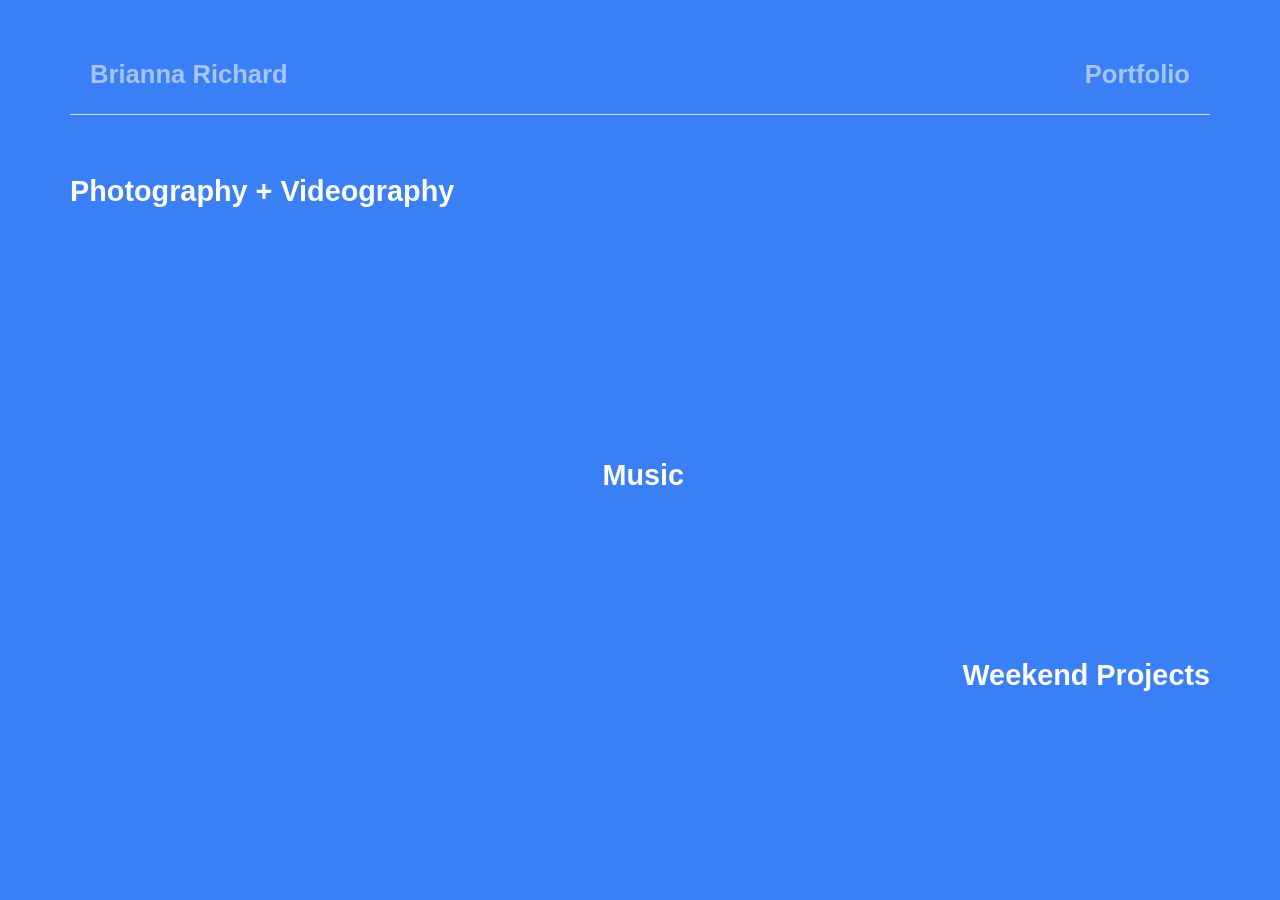
<file: index (2).html>
<!DOCTYPE html>
<html lang="en">
<head>
  <meta charset="UTF-8">
  <meta name="viewport" content="width=device-width, initial-scale=1.0">
  <title>Brianna Richard</title>
  <style>
    * { box-sizing: border-box; margin: 0; padding: 0; }

    body {
      background-color: #3a7ff6;   /* page background */
      color: #ffffff;
      font-family: "Avenir Next", "Avenir", "Helvetica Neue", Arial, sans-serif;
      font-weight: 600;
      min-height: 100vh;
      padding: 0 70px;
    }

    /* ---------- Top bar ---------- */
    header {
      display: flex;
      justify-content: space-between;
      align-items: center;
      padding: 60px 20px 25px;
      border-bottom: 1px solid rgba(255, 255, 255, 0.8);
      font-size: 1.6rem;
    }

    header a {
      color: rgba(255, 255, 255, 0.55);   /* faded white */
      text-decoration: none;
      transition: color 0.2s ease;
    }

    header a:hover { color: #ffffff; }

    /* ---------- Main links ---------- */
    main {
      display: grid;
      grid-template-columns: repeat(3, 1fr);
      grid-template-rows: repeat(3, 1fr);
      height: calc(100vh - 180px);
      min-height: 450px;
      padding: 60px 0;
    }

    .big-link {
      color: #ffffff;
      text-decoration: none;
      font-size: 1.8rem;
      white-space: nowrap;
      display: inline-block;
      transition: transform 0.25s ease;   /* how fast it grows */
    }

    .big-link:hover {
      transform: scale(1.2);              /* how much it grows */
    }

    /* Where each link sits */
    .photo   { grid-column: 1; grid-row: 1; justify-self: start;  align-self: start;  transform-origin: left center; }
    .music   { grid-column: 2; grid-row: 2; justify-self: center; align-self: center; }
    .weekend { grid-column: 3; grid-row: 3; justify-self: end;    align-self: center; transform-origin: right center; }

    /* Stack the links on phones */
    @media (max-width: 700px) {
      body { padding: 0 24px; }
      header { padding-top: 40px; font-size: 1.2rem; }
      main {
        display: flex;
        flex-direction: column;
        gap: 50px;
        height: auto;
        min-height: 0;
      }
      .big-link { font-size: 1.4rem; align-self: flex-start; transform-origin: left center; }
    }
  </style>
</head>
<body>

  <header>
    <a href="/">Brianna Richard</a>
    <a href="/portfolio/">Portfolio</a>
  </header>

  <main>
    <!-- Change each href to the page you want the link to open -->
    <a class="big-link photo"   href="/photography/">Photography + Videography</a>
    <a class="big-link music"   href="/music/">Music</a>
    <a class="big-link weekend" href="/weekend-projects/">Weekend Projects</a>
  </main>

</body>
</html>
</file>
<file: projects/style.css>
/* Creative technology projects — matches the blue home page */
* { box-sizing: border-box; margin: 0; padding: 0; }

:root {
  --blue: #3a7ff6;
  --blue-deep: #f1f1f1;          /* placeholder behind images/videos */
  --white: #111111;              /* main text color */
  --soft: rgba(0, 0, 0, 0.72);
  --faint: rgba(0, 0, 0, 0.5);
  --line: rgba(0, 0, 0, 0.14);
}

body {
  background: #ffffff;
  color: var(--white);
  font-family: "Avenir Next", "Avenir", "Helvetica Neue", Arial, sans-serif;
  font-weight: 500;
  line-height: 1.55;
  min-height: 100vh;
  padding: 0 70px 100px;
}

a { color: var(--white); }

/* ---------- Top bar (same as home page) ---------- */
.topbar {
  display: flex;
  justify-content: space-between;
  align-items: center;
  padding: 60px 20px 25px;
  border-bottom: 1px solid rgba(0, 0, 0, 0.8);
  font-size: 1.6rem;
  font-weight: 600;
}
.topbar a { color: var(--faint); text-decoration: none; transition: color .2s ease; }
.topbar a:hover { color: var(--white); }

.wrap { max-width: 1200px; margin: 0 auto; }

h1 { font-size: 3rem; font-weight: 700; line-height: 1.1; margin: 70px 0 12px; }
.intro { color: var(--soft); font-size: 1.2rem; max-width: 640px; margin-bottom: 50px; font-weight: 400; }

/* ---------- Card grid ---------- */
.grid {
  display: grid;
  grid-template-columns: repeat(auto-fill, minmax(320px, 1fr));
  gap: 32px;
}

.card {
  display: block;
  text-decoration: none;
  border: 1px solid var(--line);
  border-radius: 14px;
  overflow: hidden;
  transition: transform .25s ease, background-color .25s ease, border-color .25s ease;
}
.card:hover {
  transform: scale(1.04);            /* grows on hover, like the home page links */
  background: rgba(0, 0, 0, 0.03);
  border-color: var(--white);
}

.media { aspect-ratio: 4 / 3; overflow: hidden; background: var(--blue-deep); }
.media img, .media video { width: 100%; height: 100%; object-fit: cover; display: block; }

/* Typographic tile for projects that don't have an image yet */
.tile {
  display: flex; align-items: flex-end;
  padding: 24px;
  color: #fff;
  background:
    radial-gradient(circle at 80% 15%, rgba(255,255,255,.18), transparent 45%),
    var(--blue);
}
.tile span { font-size: 1.45rem; font-weight: 600; font-style: italic; line-height: 1.25; max-width: 90%; }

.card .body { padding: 22px 24px 26px; }
.card h2 { font-size: 1.35rem; font-weight: 700; margin-bottom: 6px; }
.card p { color: var(--soft); font-weight: 400; margin-bottom: 14px; }

.label {
  display: inline-block;
  vertical-align: middle;
  font-size: .7rem; font-weight: 600; letter-spacing: .08em; text-transform: uppercase;
  border: 1px solid var(--white); border-radius: 99px;
  padding: 2px 9px; margin-left: 6px;
  position: relative; top: -2px;
}
h1 .label { font-size: .85rem; top: -8px; }

.tags { list-style: none; display: flex; flex-wrap: wrap; gap: 6px; }
.tags li {
  font-size: .78rem; font-weight: 600; letter-spacing: .03em;
  background: rgba(0, 0, 0, 0.06);
  border-radius: 99px; padding: 3px 10px;
}

/* ---------- Detail page ---------- */
.detail { max-width: 820px; }
.back {
  display: inline-block; margin-top: 40px;
  color: var(--faint); text-decoration: none; font-weight: 600;
  transition: color .2s ease, transform .2s ease;
}
.back:hover { color: var(--white); transform: translateX(-4px); }
.detail h1 { margin-top: 24px; }
.subtitle { color: var(--soft); font-size: 1.1rem; margin-bottom: 4px; }
.meta { color: var(--faint); font-weight: 600; margin-bottom: 14px; }

.hero { margin: 34px 0 10px; border-radius: 14px; overflow: hidden; background: var(--blue-deep); }
.hero img, .hero video { width: 100%; display: block; max-height: 560px; object-fit: cover; }
.hero.tile { aspect-ratio: 16 / 7; }
.hero.tile span { font-size: 2rem; }

.detail section { margin-top: 44px; }
.detail section h2 {
  font-size: .85rem; font-weight: 700; letter-spacing: .12em; text-transform: uppercase;
  color: var(--soft); margin-bottom: 12px;
}
.detail p, .detail li { font-size: 1.12rem; font-weight: 400; }
.detail p + p { margin-top: 12px; }
.detail ul, .detail ol { padding-left: 1.3em; display: grid; gap: 8px; }
.detail .tags { padding-left: 0; display: flex; }
.detail .tags li { font-size: .78rem; font-weight: 600; }
.detail strong { font-weight: 700; }

video.demo { max-height: 640px; max-width: 100%; border-radius: 14px; display: block; background: #000; margin-bottom: 10px; }
.caption, figcaption { color: var(--faint); font-size: .92rem !important; margin-top: 6px; }

.gallery { display: grid; grid-template-columns: repeat(auto-fill, minmax(240px, 1fr)); gap: 18px; }
.gallery img { width: 100%; border-radius: 10px; display: block; background: var(--blue-deep); }

.btn {
  display: inline-block; margin-top: 8px;
  border: 1px solid var(--white); border-radius: 99px;
  padding: 8px 18px; font-weight: 600; text-decoration: none;
  transition: transform .2s ease, background-color .2s ease;
}
.btn:hover { transform: scale(1.05); background: rgba(0,0,0,.05); }
.links { margin-top: 36px; }

/* Placeholder notes: replace these before publishing */
.fill {
  background: #fff3c4;
  border: 1px dashed #e0b800;
  border-radius: 6px;
  padding: 1px 6px;
  font-style: italic;
}

.pager {
  display: flex; justify-content: space-between; gap: 20px;
  margin-top: 70px; padding-top: 24px; border-top: 1px solid var(--line);
}
.pager a { text-decoration: none; font-weight: 600; color: var(--faint); transition: color .2s ease; }
.pager a:hover { color: var(--white); }

/* ---------- Phones ---------- */
@media (max-width: 700px) {
  body { padding: 0 22px 70px; }
  .topbar { padding-top: 40px; font-size: 1.2rem; }
  h1 { font-size: 2.2rem; margin-top: 46px; }
  .grid { grid-template-columns: 1fr; }
  .hero.tile span { font-size: 1.8rem; }
}

.note { color: var(--faint); font-size: .9rem; margin-bottom: 6px; }
video.demo.wide { width: 100%; max-height: none; }
pre {
  background: #14204a;
  border-radius: 10px; padding: 16px 18px; margin-top: 16px;
  overflow-x: auto; font-size: .88rem; line-height: 1.5;
}
pre code { font-family: "SF Mono", Menlo, Consolas, monospace; color: #e8eeff; }

/* ======================================================================
   Nudy Land page — styled after the Canva case study:
   light background, monospace type, neon-green pixel headings, orange rules
   ====================================================================== */
.kicker { font-weight: 600; letter-spacing: .04em; margin-bottom: 4px; }

body.theme-nudy {
  --nudy-green: #8ee05a;
  --nudy-orange: #ff8a5c;
  --nudy-ink: #1d1d1d;
  background: #f5f4f1;
  color: var(--nudy-ink);
  font-family: "Space Mono", "SF Mono", Menlo, monospace;
}
.theme-nudy a { color: var(--nudy-ink); }
.theme-nudy .topbar { border-bottom: 1px solid var(--nudy-orange); font-family: "Space Mono", monospace; font-weight: 400; }
.theme-nudy .topbar a { color: #7a7a7a; }
.theme-nudy .topbar a:hover { color: var(--nudy-ink); }
.theme-nudy .back { color: #7a7a7a; }
.theme-nudy .back:hover { color: var(--nudy-ink); }

.theme-nudy h1 {
  font-family: "Silkscreen", "Space Mono", monospace;
  font-weight: 400;
  color: var(--nudy-green);
  font-size: 4rem;
  letter-spacing: .02em;
}
.theme-nudy h1 .label { color: var(--nudy-ink); border-color: var(--nudy-ink); font-family: "Space Mono", monospace; }
.theme-nudy .kicker { color: var(--nudy-ink); }
.theme-nudy .subtitle, .theme-nudy .meta, .theme-nudy .note { color: #6b6b6b; }
.theme-nudy .tags li { background: transparent; border: 1px solid var(--nudy-orange); color: var(--nudy-ink); }

.theme-nudy .hero { background: #111; border-radius: 4px; }

.theme-nudy .detail section {
  margin-top: 60px;
  padding-top: 26px;
  border-top: 1px solid var(--nudy-orange);
}
.theme-nudy .detail section h2 {
  font-family: "Silkscreen", "Space Mono", monospace;
  font-weight: 400;
  font-size: 1.7rem;
  letter-spacing: .02em;
  text-transform: none;
  color: var(--nudy-green);
  margin-bottom: 18px;
}
.theme-nudy .detail p, .theme-nudy .detail li { font-size: 1rem; line-height: 1.7; }
.theme-nudy .detail section > p:first-of-type { margin-top: 0; }

.mono-label {
  font-family: "Space Mono", monospace;
  font-size: .82rem !important;
  font-weight: 700;
  letter-spacing: .06em;
  text-transform: uppercase;
  margin: 22px 0 10px !important;
}
.theme-nudy .mono-label { color: var(--nudy-ink); }

.split { display: grid; grid-template-columns: 220px 1fr; gap: 28px; align-items: start; margin-top: 24px; }
.split figure img { width: 100%; border-radius: 10px; display: block; }
.tracklist { list-style: none; padding: 0 !important; border-top: 1px solid var(--nudy-orange); gap: 0 !important; }
.tracklist li { padding: 8px 0; border-bottom: 1px solid rgba(255,138,92,.45); }
.tracklist li::before { content: "▶  "; color: var(--nudy-green); }

.two-col { display: grid; grid-template-columns: 1fr 1fr; gap: 28px; margin-top: 10px; }

.theme-nudy .gallery { margin-top: 22px; }
.theme-nudy .gallery img { background: #e6e4df; border-radius: 4px; }
.theme-nudy figcaption, .theme-nudy .caption { color: #7a7a7a; }

.headline {
  margin-top: 26px; padding: 18px 22px;
  border: 1px solid var(--nudy-orange);
  font-size: 1.25rem; font-weight: 700; line-height: 1.35;
}
.headline .mono-label { display: block; margin: 0 0 6px !important; color: #7a7a7a; font-weight: 400; }

.theme-nudy video.demo { border-radius: 4px; margin: 18px 0 6px; }
.theme-nudy .pager { border-top: 1px solid var(--nudy-orange); }
.theme-nudy .pager a { color: #7a7a7a; }
.theme-nudy .pager a:hover { color: var(--nudy-ink); }
.theme-nudy .fill { background: #fff3c4; border-color: #e0b800; }

@media (max-width: 700px) {
  .theme-nudy h1 { font-size: 2.6rem; }
  .split, .two-col { grid-template-columns: 1fr; }
  .split figure { max-width: 220px; }
}

/* TikTok embeds */
.tt-row { display: grid; grid-template-columns: repeat(auto-fill, minmax(230px, 1fr)); gap: 18px; }
.tt iframe { width: 100%; aspect-ratio: 9 / 16; border: 0; border-radius: 12px; background: var(--blue-deep); display: block; }
.tt video { width: 100%; aspect-ratio: 9 / 16; object-fit: cover; border-radius: 12px; background: #000; display: block; }

/* Stat tiles */
.stats { display: grid; grid-template-columns: repeat(auto-fit, minmax(150px, 1fr)); gap: 14px; }
.stats div { border: 1px solid var(--line); border-radius: 12px; padding: 16px 18px; }
.stats strong { display: block; font-size: 1.9rem; line-height: 1.1; margin-bottom: 4px; }
.stats span { color: var(--soft); font-size: .92rem; }

/* 3D viewer + AR links */
model-viewer.model { width: 100%; height: 520px; background: #f4f4f4; border-radius: 14px; --poster-color: #f4f4f4; }
.ar-row { display: grid; grid-template-columns: repeat(auto-fill, minmax(200px, 1fr)); gap: 16px; margin-top: 16px; }
.ar-row img { width: 100%; border-radius: 10px; display: block; background: #f4f4f4; transition: transform .25s ease; }
.ar-row a:hover img { transform: scale(1.03); }
model-viewer.model + .caption + model-viewer.model { margin-top: 28px; }
figure.board { margin-top: 18px; }
figure.board img { width: 100%; border-radius: 10px; display: block; border: 1px solid var(--line); }
</file>
